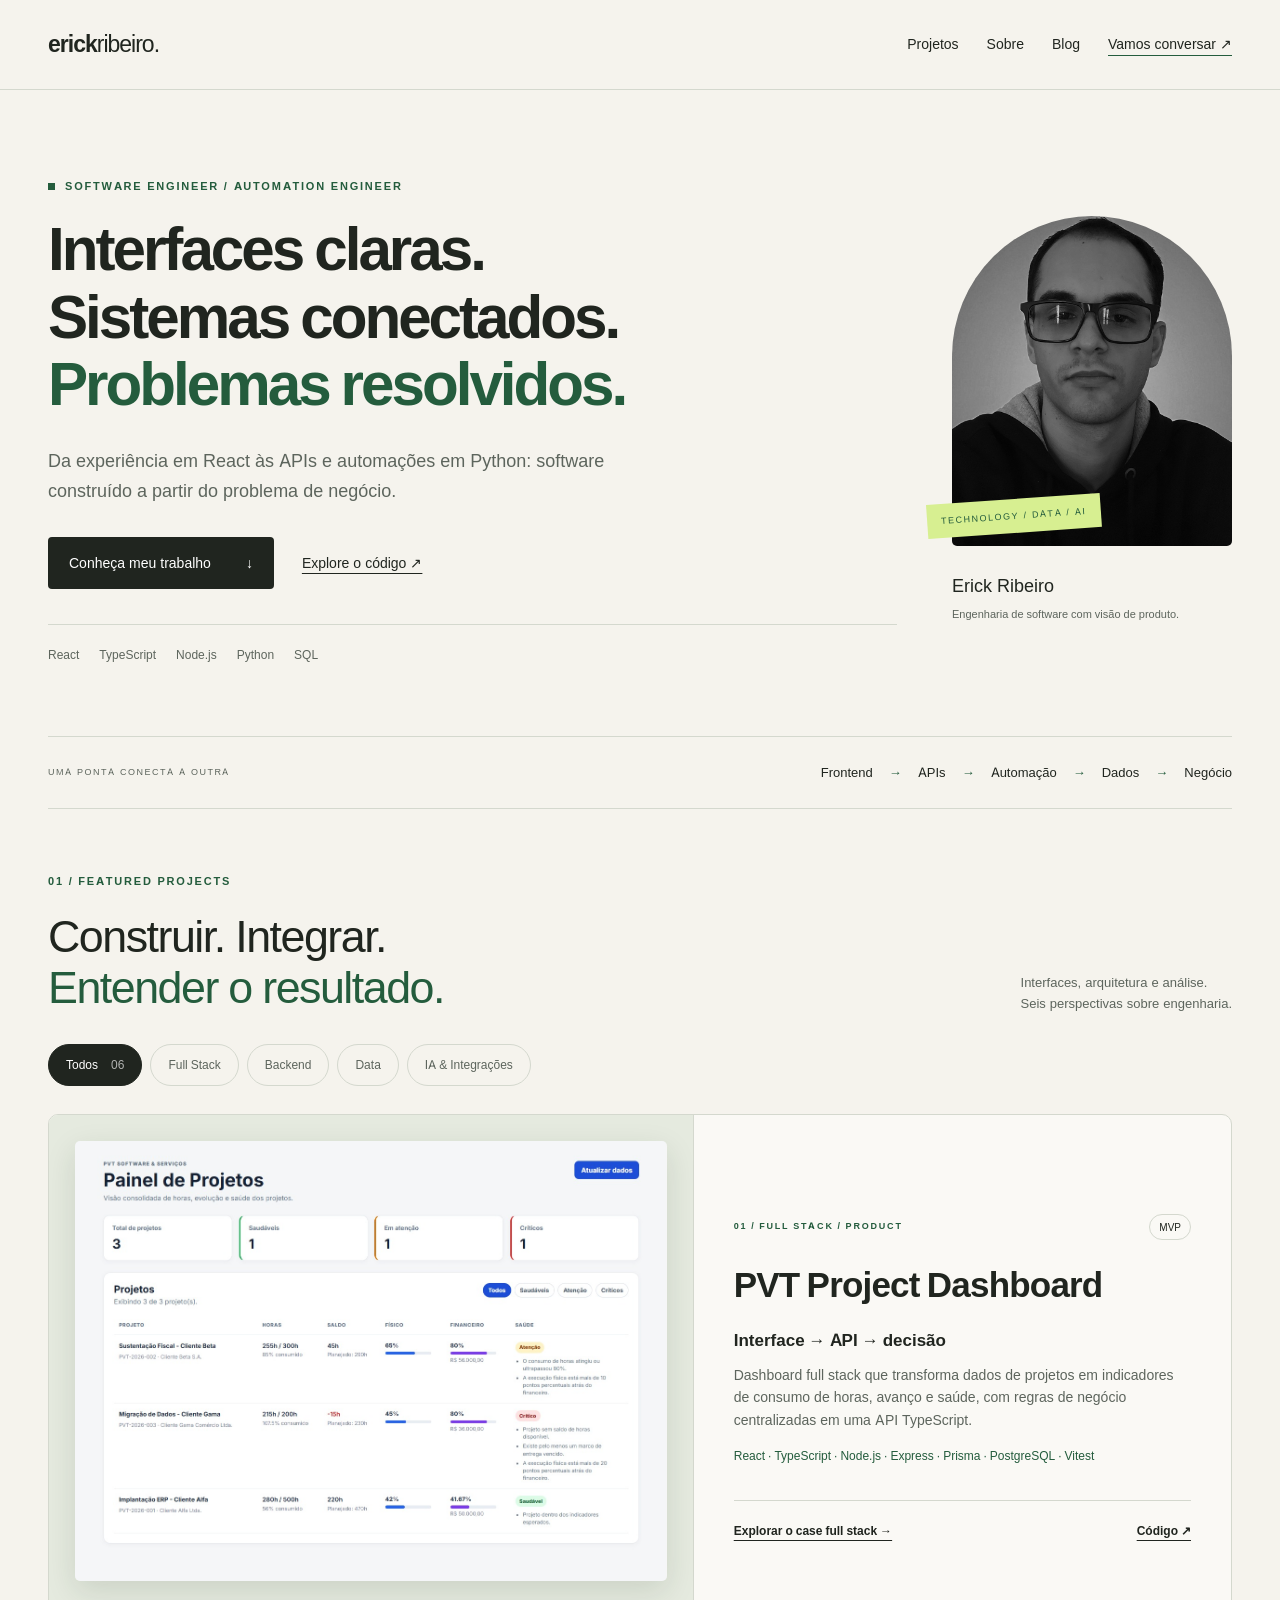
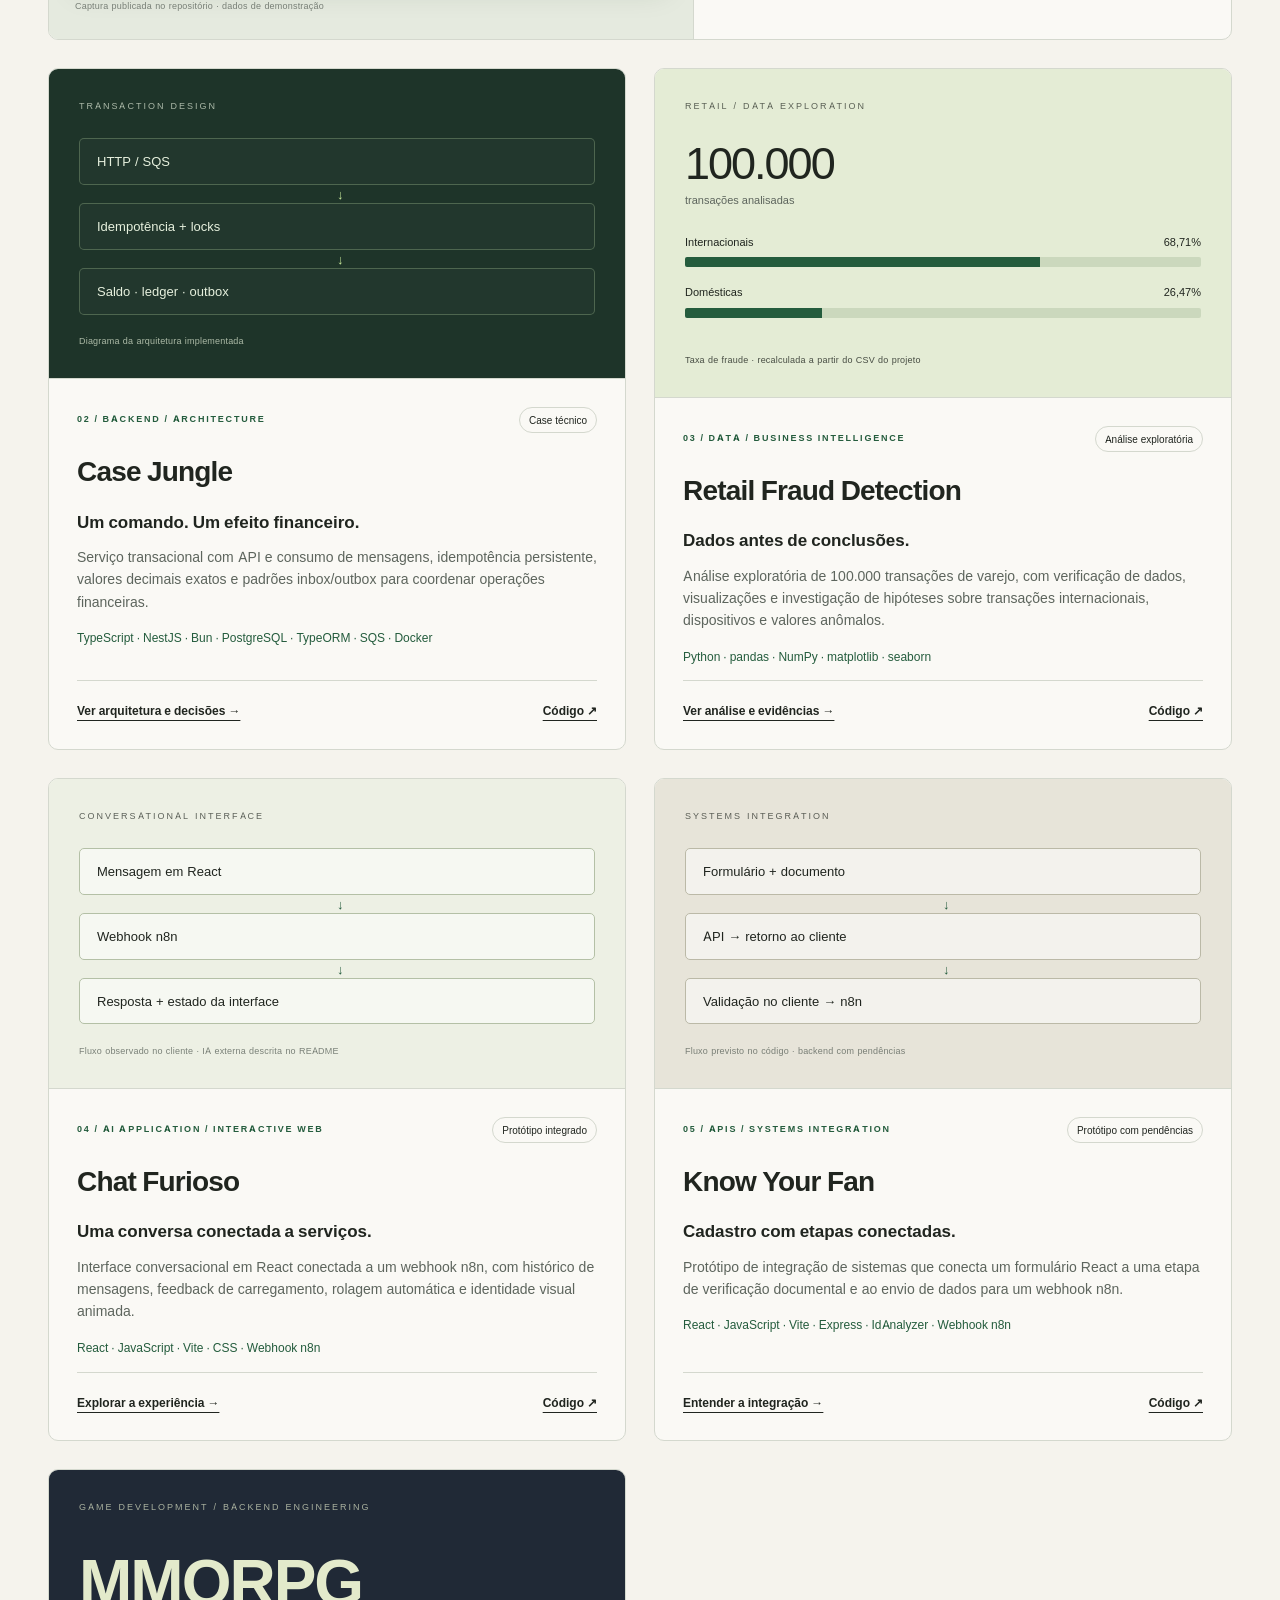
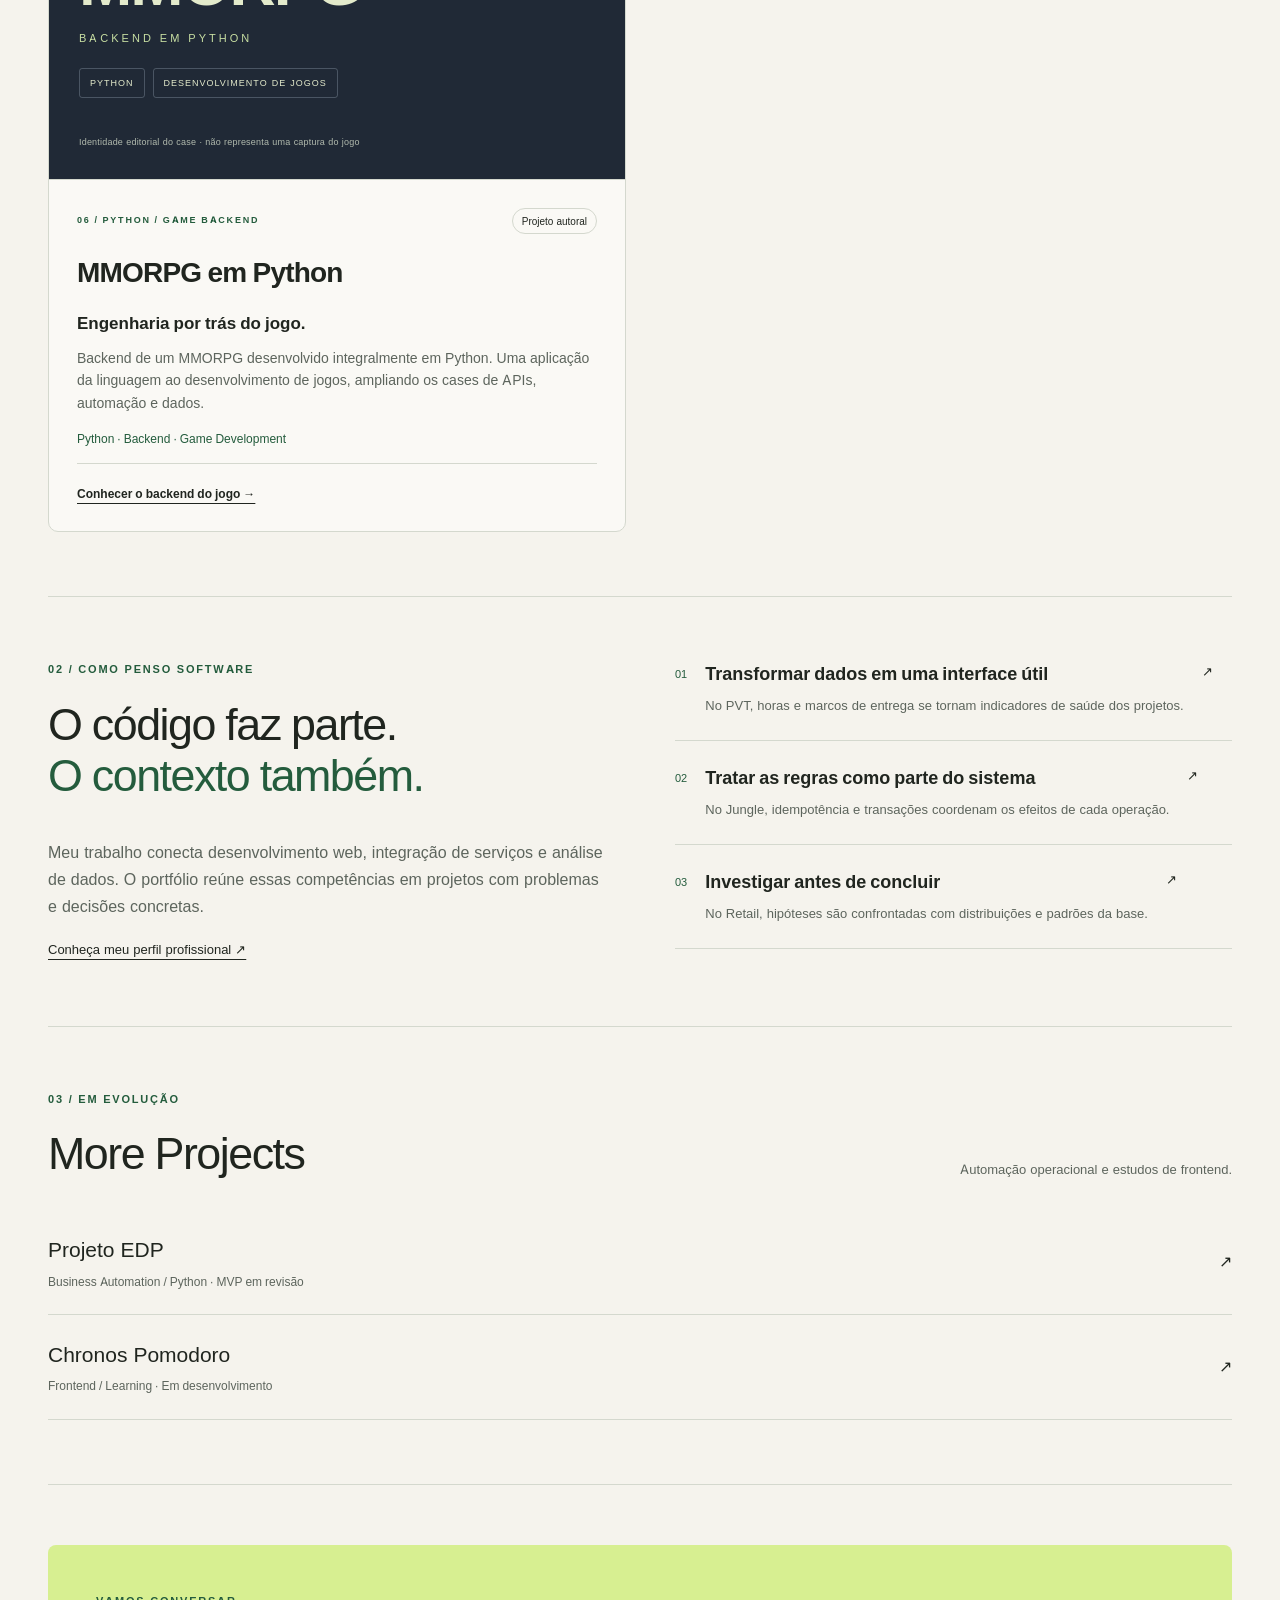
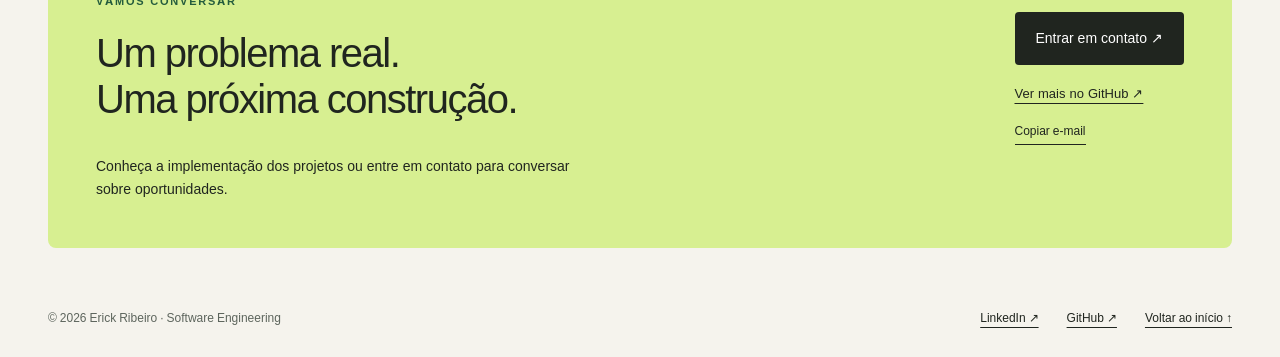
<file: index.html>
<!doctype html><html lang="pt-BR"><head><meta charset="utf-8"><meta name="viewport" content="width=device-width, initial-scale=1"><meta name="description" content="Erick Ribeiro: engenharia de software com React, TypeScript, APIs, automação e dados. Explore projetos, código e decisões técnicas."><meta name="theme-color" content="#f5f3ed"><meta property="og:title" content="Erick Ribeiro — Software Engineer"><meta property="og:description" content="Interfaces, integrações e dados. Conheça os projetos e as decisões por trás do código."><title>Erick Ribeiro — Software Engineer</title><link rel="icon" href="images/perfil-icon.png"><link rel="stylesheet" href="css/portfolio.css"><script src="js/portfolio.js" defer></script></head><body><a class="skip" href="#main">Pular para o conteúdo</a><header class="top"><a class="brand" href="index.html" aria-label="Erick Ribeiro, início">erick<span>ribeiro.</span></a><nav aria-label="Navegação principal"><a href="index.html#projects">Projetos</a><a href="index.html#about">Sobre</a><a href="blog.html">Blog</a><a class="nav-contact" href="mailto:erickribeirogon@gmail.com">Vamos conversar ↗</a></nav></header><main id="main"><section class="hero"><div class="hero-copy"><p class="eyebrow"><span class="tiny-square"></span>Software Engineer / Automation Engineer</p><h1>Interfaces claras.<br>Sistemas conectados.<br><em>Problemas resolvidos.</em></h1><p class="intro">Da experiência em React às APIs e automações em Python: software construído a partir do problema de negócio.</p><div class="hero-actions"><a class="button" href="#projects">Conheça meu trabalho <span>↓</span></a><a href="https://github.com/ErickRibGo">Explore o código ↗</a></div><div class="hero-stack" aria-label="Tecnologias demonstradas nos projetos"><span>React</span><span>TypeScript</span><span>Node.js</span><span>Python</span><span>SQL</span></div></div><aside class="hero-aside"><div class="portrait-frame"><img src="images/perfil_completo.jpg" alt="Erick Ribeiro" width="340" height="390"><span class="portrait-label">TECHNOLOGY / DATA / AI</span></div><p>Erick Ribeiro</p><span>Engenharia de software com visão de produto.</span></aside></section>
<div class="work-index"><span>UMA PONTA CONECTA A OUTRA</span><p>Frontend <b>→</b> APIs <b>→</b> Automação <b>→</b> Dados <b>→</b> Negócio</p></div>
<section id="projects"><div class="section-title"><div><p class="eyebrow">01 / Featured Projects</p><h2>Construir. Integrar.<br><em>Entender o resultado.</em></h2></div><p>Interfaces, arquitetura e análise.<br>Seis perspectivas sobre engenharia.</p></div><div class="project-filters" hidden role="group" aria-label="Filtrar projetos"><button type="button" data-filter="all" aria-pressed="true">Todos <span>06</span></button><button type="button" data-filter="pvt">Full Stack</button><button type="button" data-filter="jungle,mmorpg">Backend</button><button type="button" data-filter="retail">Data</button><button type="button" data-filter="chat,fan">IA & Integrações</button></div><p id="filter-status" class="sr-only" aria-live="polite"></p><div class="projects"><article class="project project-pvt" data-category="pvt"><figure class="project-visual screenshot"><img src="images/pvt-dashboard.png" alt="Captura do PVT Dashboard: resumo de três projetos, tabela de horas e indicadores de saúde" width="1273" height="948" loading="lazy"><figcaption>Captura publicada no repositório · dados de demonstração</figcaption></figure><div class="project-body"><div class="card-top"><span class="eyebrow">01 / Full Stack / Product</span><span class="status">MVP</span></div><h3>PVT Project Dashboard</h3><p class="project-statement">Interface → API → decisão</p><p>Dashboard full stack que transforma dados de projetos em indicadores de consumo de horas, avanço e saúde, com regras de negócio centralizadas em uma API TypeScript.</p><p class="stack">React · TypeScript · Node.js · Express · Prisma · PostgreSQL · Vitest</p><div class="card-links"><a href="cases.html#pvt">Explorar o case full stack →</a><a href="https://github.com/ErickRibGo/pvt-project-dashboard" aria-label="Código de PVT Project Dashboard no GitHub">Código ↗</a></div></div></article><article class="project project-jungle" data-category="jungle"><figure class="project-visual flow-visual jungle"><div class="visual-kicker">TRANSACTION DESIGN</div><ol><li>HTTP / SQS</li><li>Idempotência + locks</li><li>Saldo · ledger · outbox</li></ol><figcaption>Diagrama da arquitetura implementada</figcaption></figure><div class="project-body"><div class="card-top"><span class="eyebrow">02 / Backend / Architecture</span><span class="status">Case técnico</span></div><h3>Case Jungle</h3><p class="project-statement">Um comando. Um efeito financeiro.</p><p>Serviço transacional com API e consumo de mensagens, idempotência persistente, valores decimais exatos e padrões inbox/outbox para coordenar operações financeiras.</p><p class="stack">TypeScript · NestJS · Bun · PostgreSQL · TypeORM · SQS · Docker</p><div class="card-links"><a href="cases.html#jungle">Ver arquitetura e decisões →</a><a href="https://github.com/ErickRibGo/case_jungle" aria-label="Código de Case Jungle no GitHub">Código ↗</a></div></div></article><article class="project project-retail" data-category="retail"><figure class="project-visual data-visual"><div class="visual-kicker">RETAIL / DATA EXPLORATION</div><div class="data-number">100.000<span>transações analisadas</span></div><div class="chart-row"><span>Internacionais</span><b>68,71%</b><i style="--value:68.71%"></i></div><div class="chart-row"><span>Domésticas</span><b>26,47%</b><i style="--value:26.47%"></i></div><figcaption>Taxa de fraude · recalculada a partir do CSV do projeto</figcaption></figure><div class="project-body"><div class="card-top"><span class="eyebrow">03 / Data / Business Intelligence</span><span class="status">Análise exploratória</span></div><h3>Retail Fraud Detection</h3><p class="project-statement">Dados antes de conclusões.</p><p>Análise exploratória de 100.000 transações de varejo, com verificação de dados, visualizações e investigação de hipóteses sobre transações internacionais, dispositivos e valores anômalos.</p><p class="stack">Python · pandas · NumPy · matplotlib · seaborn</p><div class="card-links"><a href="cases.html#retail">Ver análise e evidências →</a><a href="https://github.com/ErickRibGo/retail-fraud-detection" aria-label="Código de Retail Fraud Detection no GitHub">Código ↗</a></div></div></article><article class="project project-chat" data-category="chat"><figure class="project-visual flow-visual chat"><div class="visual-kicker">CONVERSATIONAL INTERFACE</div><ol><li>Mensagem em React</li><li>Webhook n8n</li><li>Resposta + estado da interface</li></ol><figcaption>Fluxo observado no cliente · IA externa descrita no README</figcaption></figure><div class="project-body"><div class="card-top"><span class="eyebrow">04 / AI Application / Interactive Web</span><span class="status">Protótipo integrado</span></div><h3>Chat Furioso</h3><p class="project-statement">Uma conversa conectada a serviços.</p><p>Interface conversacional em React conectada a um webhook n8n, com histórico de mensagens, feedback de carregamento, rolagem automática e identidade visual animada.</p><p class="stack">React · JavaScript · Vite · CSS · Webhook n8n</p><div class="card-links"><a href="cases.html#chat">Explorar a experiência →</a><a href="https://github.com/ErickRibGo/ChatBot-Furia" aria-label="Código de Chat Furioso no GitHub">Código ↗</a></div></div></article><article class="project project-fan" data-category="fan"><figure class="project-visual flow-visual fan"><div class="visual-kicker">SYSTEMS INTEGRATION</div><ol><li>Formulário + documento</li><li>API → retorno ao cliente</li><li>Validação no cliente → n8n</li></ol><figcaption>Fluxo previsto no código · backend com pendências</figcaption></figure><div class="project-body"><div class="card-top"><span class="eyebrow">05 / APIs / Systems Integration</span><span class="status">Protótipo com pendências</span></div><h3>Know Your Fan</h3><p class="project-statement">Cadastro com etapas conectadas.</p><p>Protótipo de integração de sistemas que conecta um formulário React a uma etapa de verificação documental e ao envio de dados para um webhook n8n.</p><p class="stack">React · JavaScript · Vite · Express · IdAnalyzer · Webhook n8n</p><div class="card-links"><a href="cases.html#fan">Entender a integração →</a><a href="https://github.com/ErickRibGo/know-your-fan" aria-label="Código de Know Your Fan no GitHub">Código ↗</a></div></div></article><article class="project project-mmorpg" data-category="mmorpg"><figure class="project-visual mmorpg-visual"><div class="visual-kicker">GAME DEVELOPMENT / BACKEND ENGINEERING</div><div class="game-wordmark">MMORPG<span>BACKEND EM PYTHON</span></div><div class="game-language"><span>PYTHON</span><span>DESENVOLVIMENTO DE JOGOS</span></div><figcaption>Identidade editorial do case · não representa uma captura do jogo</figcaption></figure><div class="project-body"><div class="card-top"><span class="eyebrow">06 / Python / Game Backend</span><span class="status">Projeto autoral</span></div><h3>MMORPG em Python</h3><p class="project-statement">Engenharia por trás do jogo.</p><p>Backend de um MMORPG desenvolvido integralmente em Python. Uma aplicação da linguagem ao desenvolvimento de jogos, ampliando os cases de APIs, automação e dados.</p><p class="stack">Python · Backend · Game Development</p><div class="card-links"><a href="cases.html#mmorpg">Conhecer o backend do jogo →</a></div></div></article></div></section>
<section id="about" class="about"><div><p class="eyebrow">02 / Como penso software</p><h2>O código faz parte.<br><em>O contexto também.</em></h2><p class="intro">Meu trabalho conecta desenvolvimento web, integração de serviços e análise de dados. O portfólio reúne essas competências em projetos com problemas e decisões concretas.</p><a href="https://www.linkedin.com/in/erick-ribeiro-515992228/">Conheça meu perfil profissional ↗</a></div><div class="principles"><a href="cases.html#pvt"><span>01</span><div><h3>Transformar dados em uma interface útil</h3><p>No PVT, horas e marcos de entrega se tornam indicadores de saúde dos projetos.</p></div><b>↗</b></a><a href="cases.html#jungle"><span>02</span><div><h3>Tratar as regras como parte do sistema</h3><p>No Jungle, idempotência e transações coordenam os efeitos de cada operação.</p></div><b>↗</b></a><a href="cases.html#retail"><span>03</span><div><h3>Investigar antes de concluir</h3><p>No Retail, hipóteses são confrontadas com distribuições e padrões da base.</p></div><b>↗</b></a></div></section>
<section id="more" class="more"><div class="section-title"><div><p class="eyebrow">03 / Em evolução</p><h2>More Projects</h2></div><p>Automação operacional e estudos de frontend.</p></div><a class="more-row" href="cases.html#edp"><span><strong>Projeto EDP</strong><small>Business Automation / Python · MVP em revisão</small></span><span aria-hidden="true">↗</span></a><a class="more-row" href="cases.html#chronos"><span><strong>Chronos Pomodoro</strong><small>Frontend / Learning · Em desenvolvimento</small></span><span aria-hidden="true">↗</span></a></section><section class="contact-panel"><div><p class="eyebrow">Vamos conversar</p><h2>Um problema real.<br>Uma próxima construção.</h2><p>Conheça a implementação dos projetos ou entre em contato para conversar sobre oportunidades.</p></div><div class="contact-actions"><a class="button" href="mailto:erickribeirogon@gmail.com">Entrar em contato ↗</a><a href="https://github.com/ErickRibGo">Ver mais no GitHub ↗</a><button type="button" class="copy-email" hidden>Copiar e-mail</button><span class="copy-status" role="status"></span></div></section></main><footer><span>© 2026 Erick Ribeiro · Software Engineering</span><a href="https://www.linkedin.com/in/erick-ribeiro-515992228/">LinkedIn ↗</a><a href="https://github.com/ErickRibGo">GitHub ↗</a><a href="#main">Voltar ao início ↑</a></footer></body></html>
</file>
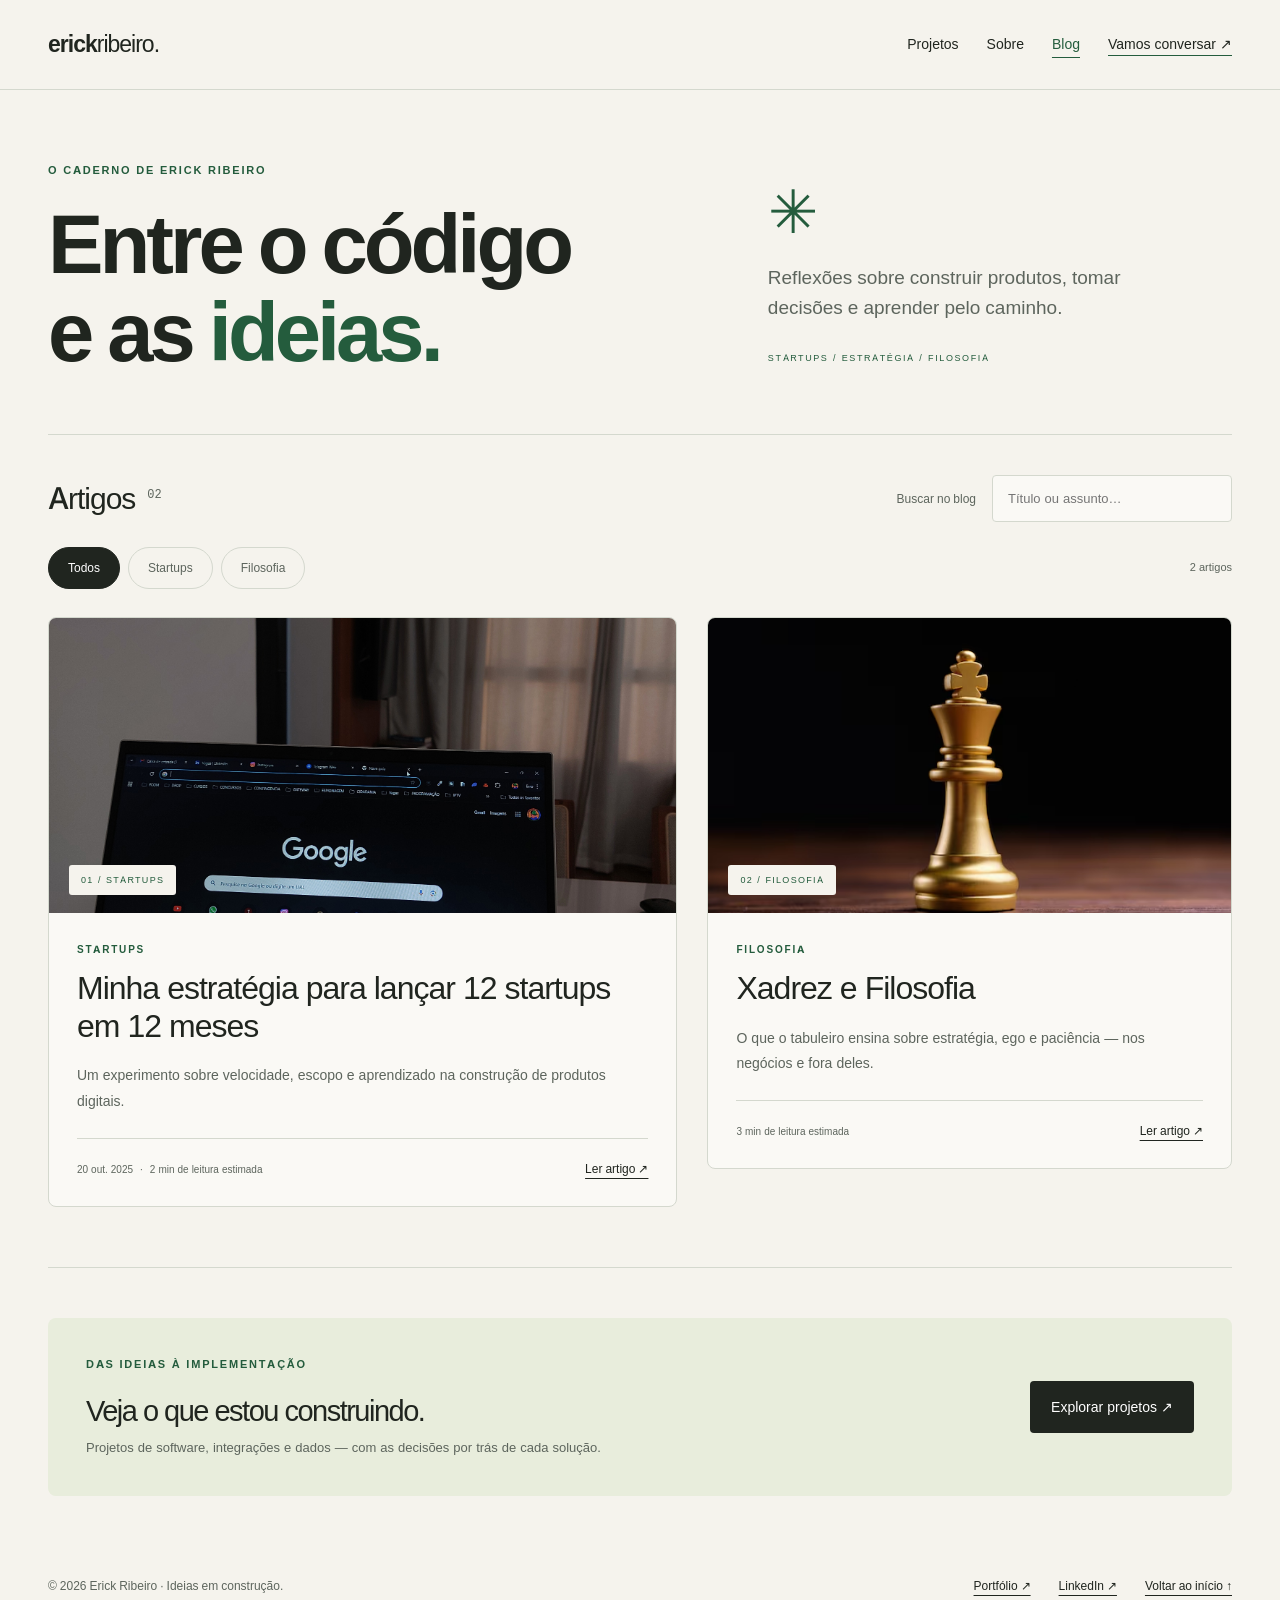
<file: blog.html>
<!doctype html><html lang="pt-BR"><head>
<meta charset="utf-8"><meta name="viewport" content="width=device-width, initial-scale=1">
<title>Blog — Erick Ribeiro</title><meta name="description" content="Reflexões de Erick Ribeiro sobre construção de produtos, startups, estratégia e filosofia.">
<meta name="theme-color" content="#f5f3ed"><meta property="og:title" content="Blog — Erick Ribeiro"><meta property="og:description" content="Reflexões de Erick Ribeiro sobre construção de produtos, startups, estratégia e filosofia.">
<link rel="icon" href="images/perfil-icon.png"><link rel="stylesheet" href="css/portfolio.css"><link rel="stylesheet" href="css/blog.css"><script src="js/blog.js" defer></script>
</head><body class="editorial"><a class="skip" href="#main">Pular para o conteúdo</a>
<header class="top"><a class="brand" href="index.html" aria-label="Erick Ribeiro, início">erick<span>ribeiro.</span></a><nav aria-label="Navegação principal"><a href="index.html#projects">Projetos</a><a href="index.html#about">Sobre</a><a href="blog.html" aria-current="page">Blog</a><a class="nav-contact" href="mailto:erickribeirogon@gmail.com">Vamos conversar ↗</a></nav></header>
<main id="main"><section class="journal-hero"><div><p class="eyebrow">O caderno de Erick Ribeiro</p><h1>Entre o código<br>e as <em>ideias.</em></h1></div><div class="journal-intro"><span class="journal-symbol" aria-hidden="true">✳</span><p>Reflexões sobre construir produtos, tomar decisões e aprender pelo caminho.</p><span>STARTUPS / ESTRATÉGIA / FILOSOFIA</span></div></section>
<section class="journal-library" aria-labelledby="articles-heading"><div class="library-top"><h2 id="articles-heading">Artigos<span class="article-count">02</span></h2><div class="journal-search" hidden><label for="article-search">Buscar no blog</label><input id="article-search" type="search" placeholder="Título ou assunto…" autocomplete="off"></div></div><div class="journal-toolbar" hidden><div class="journal-filters" role="group" aria-label="Filtrar artigos por assunto"><button type="button" data-topic="todos" aria-pressed="true">Todos</button><button type="button" data-topic="startups" aria-pressed="false">Startups</button><button type="button" data-topic="filosofia" aria-pressed="false">Filosofia</button></div><p class="results-count" role="status" aria-live="polite">2 artigos</p></div><div class="journal-grid"><article class="journal-card" data-category="startups" data-search="Minha estratégia para lançar 12 startups em 12 meses Um experimento sobre velocidade, escopo e aprendizado na construção de produtos digitais. Startups"><a class="journal-cover" href="post-startups.html" tabindex="-1" aria-hidden="true"><img src="images/startup.jpg" alt="" width="900" height="600"><span class="cover-index">01 / STARTUPS</span></a><div class="journal-card-body"><p class="eyebrow">Startups</p><h2><a href="post-startups.html">Minha estratégia para lançar 12 startups em 12 meses</a></h2><p class="journal-excerpt">Um experimento sobre velocidade, escopo e aprendizado na construção de produtos digitais.</p><div class="journal-bottom"><div class="reading-meta"><time datetime="2025-10-20">20 out. 2025</time><span aria-hidden="true">·</span><span>2 min de leitura estimada</span></div><a class="read-link" href="post-startups.html" aria-label="Ler Minha estratégia para lançar 12 startups em 12 meses">Ler artigo ↗</a></div></div></article><article class="journal-card" data-category="filosofia" data-search="Xadrez e Filosofia O que o tabuleiro ensina sobre estratégia, ego e paciência — nos negócios e fora deles. Filosofia"><a class="journal-cover" href="post-xadrez.html" tabindex="-1" aria-hidden="true"><img src="images/xadrez.jpg" alt="" width="900" height="600"><span class="cover-index">02 / FILOSOFIA</span></a><div class="journal-card-body"><p class="eyebrow">Filosofia</p><h2><a href="post-xadrez.html">Xadrez e Filosofia</a></h2><p class="journal-excerpt">O que o tabuleiro ensina sobre estratégia, ego e paciência — nos negócios e fora deles.</p><div class="journal-bottom"><div class="reading-meta"><span>3 min de leitura estimada</span></div><a class="read-link" href="post-xadrez.html" aria-label="Ler Xadrez e Filosofia">Ler artigo ↗</a></div></div></article></div><div class="journal-empty" hidden><span aria-hidden="true">↳</span><h3>Nenhum artigo por aqui.</h3><p>Tente outro termo ou explore todos os assuntos.</p><button type="button" id="clear-search">Limpar busca e filtros</button></div></section>
<aside class="journal-end"><div><p class="eyebrow">Das ideias à implementação</p><h2>Veja o que estou construindo.</h2><p>Projetos de software, integrações e dados — com as decisões por trás de cada solução.</p></div><a class="button" href="index.html#projects">Explorar projetos ↗</a></aside></main><footer><span>© 2026 Erick Ribeiro · Ideias em construção.</span><a href="index.html">Portfólio ↗</a><a href="https://www.linkedin.com/in/erick-ribeiro-515992228/">LinkedIn ↗</a><a href="#main">Voltar ao início ↑</a></footer></body></html>
</file>
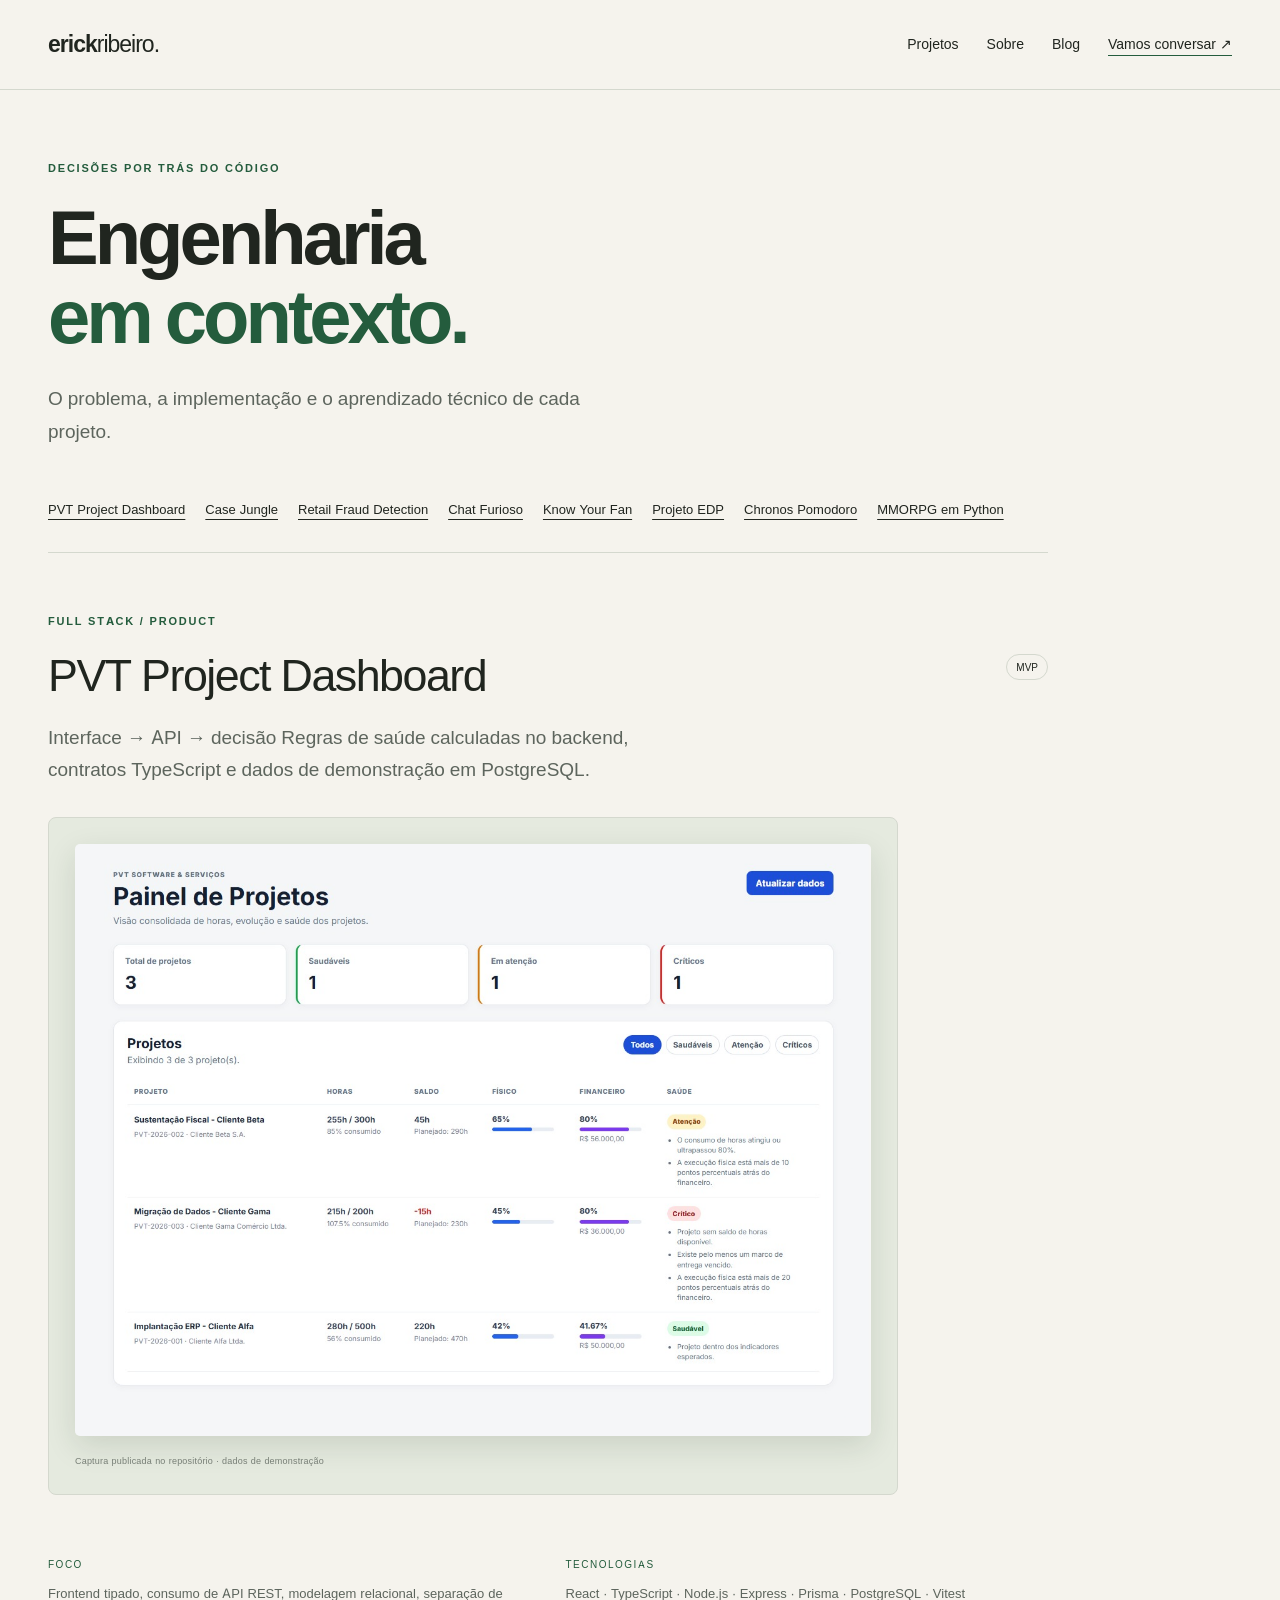
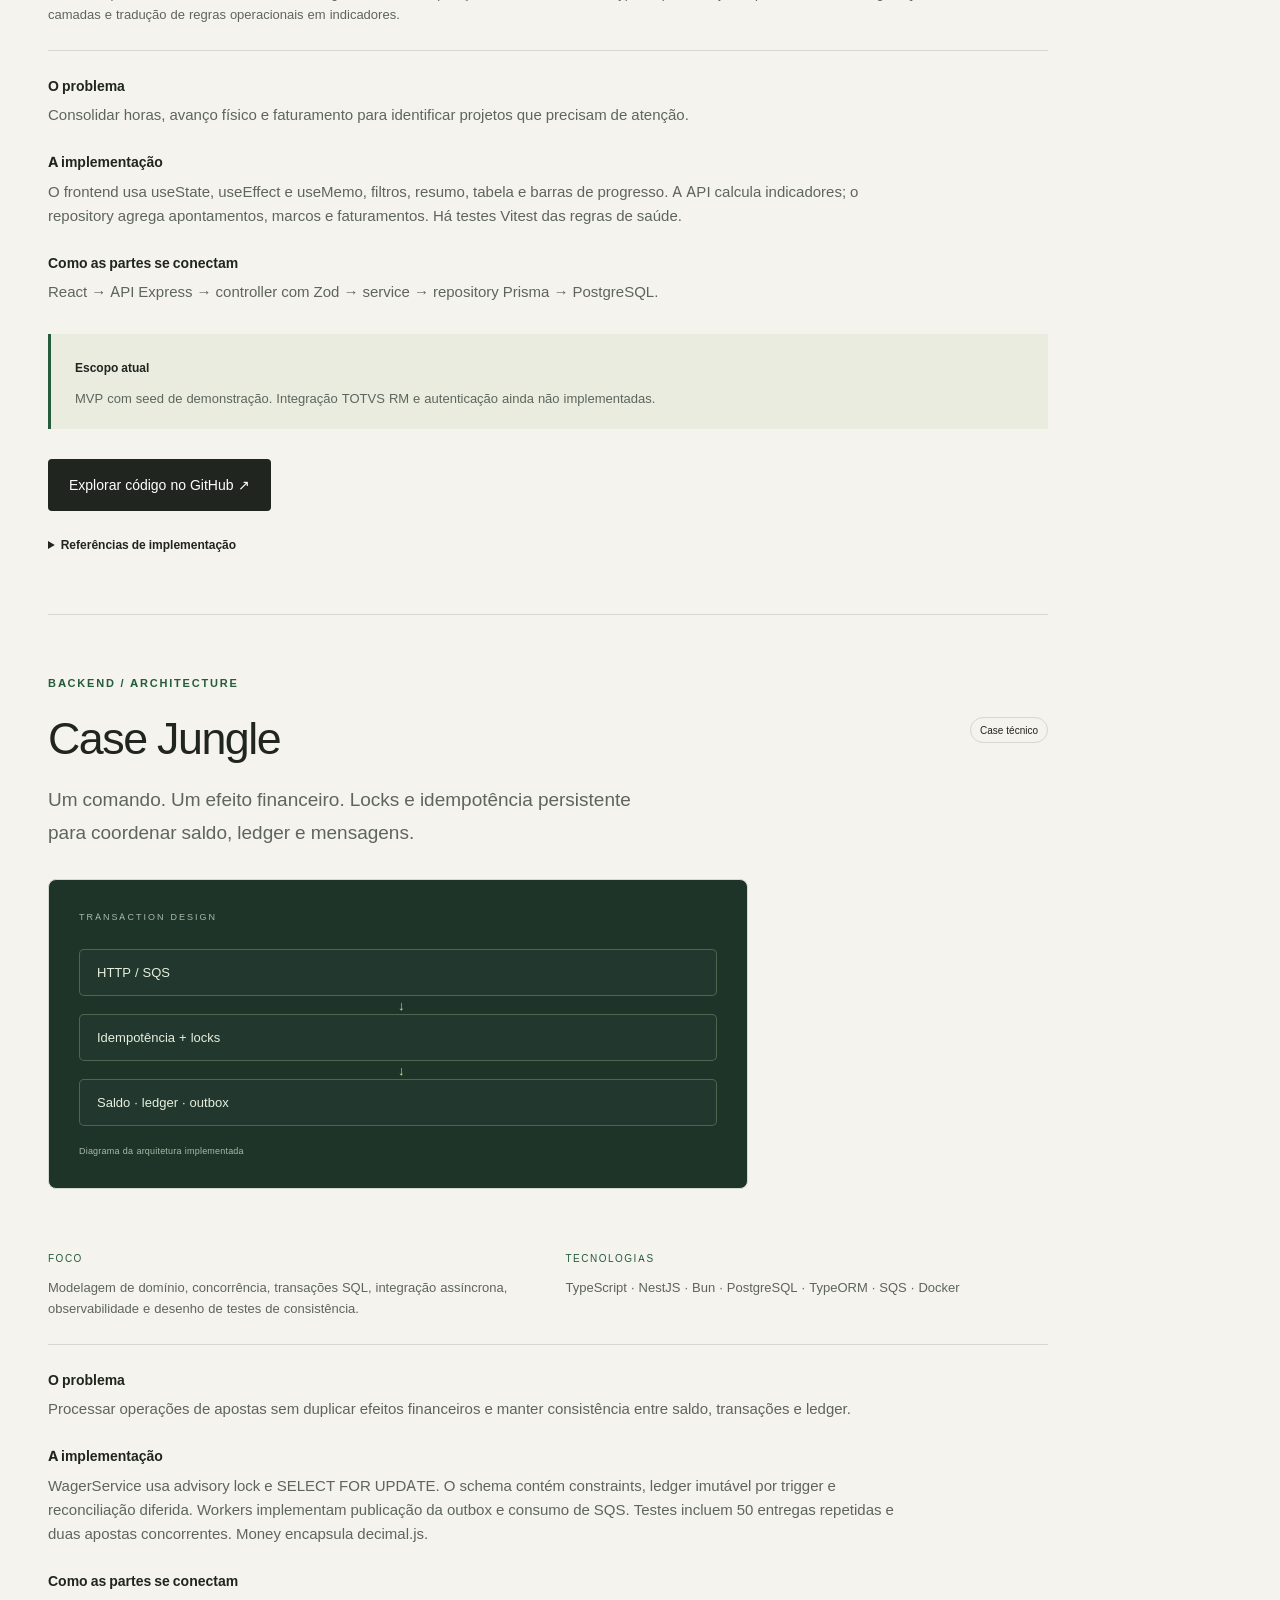
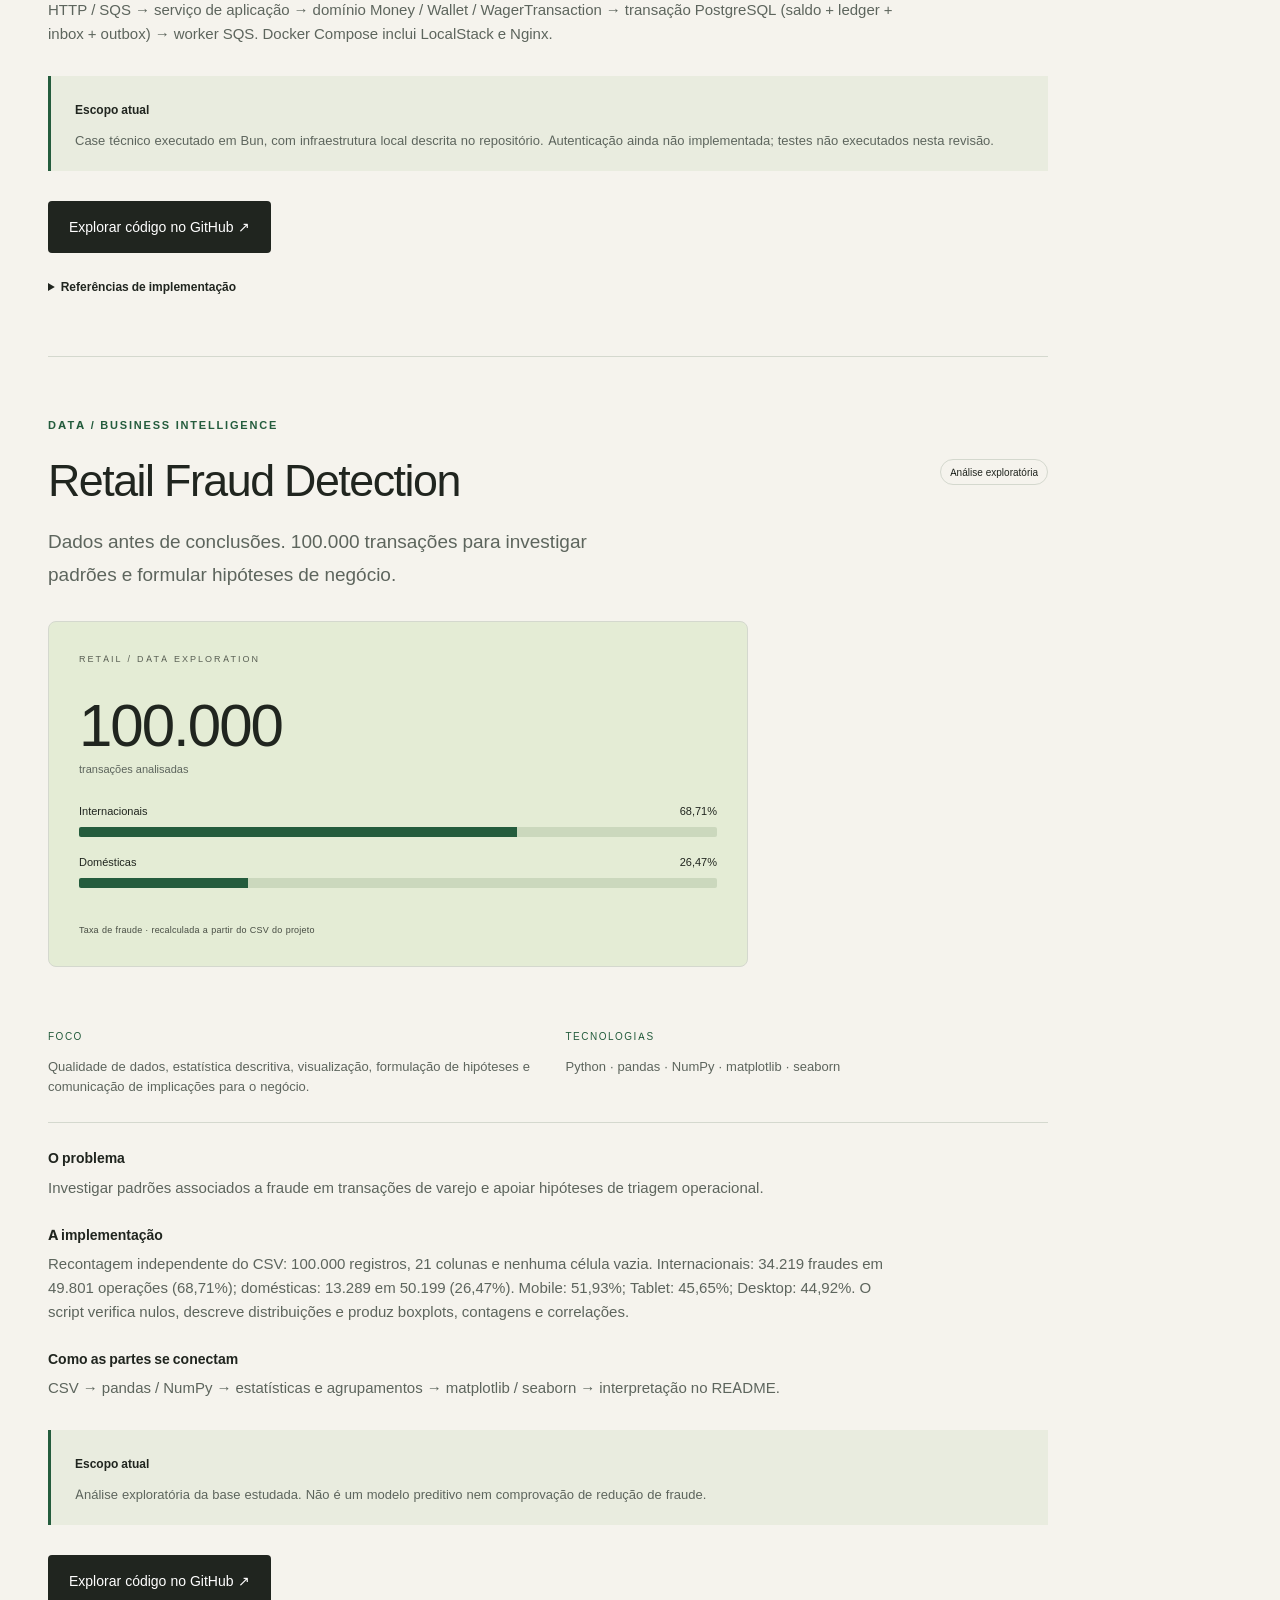
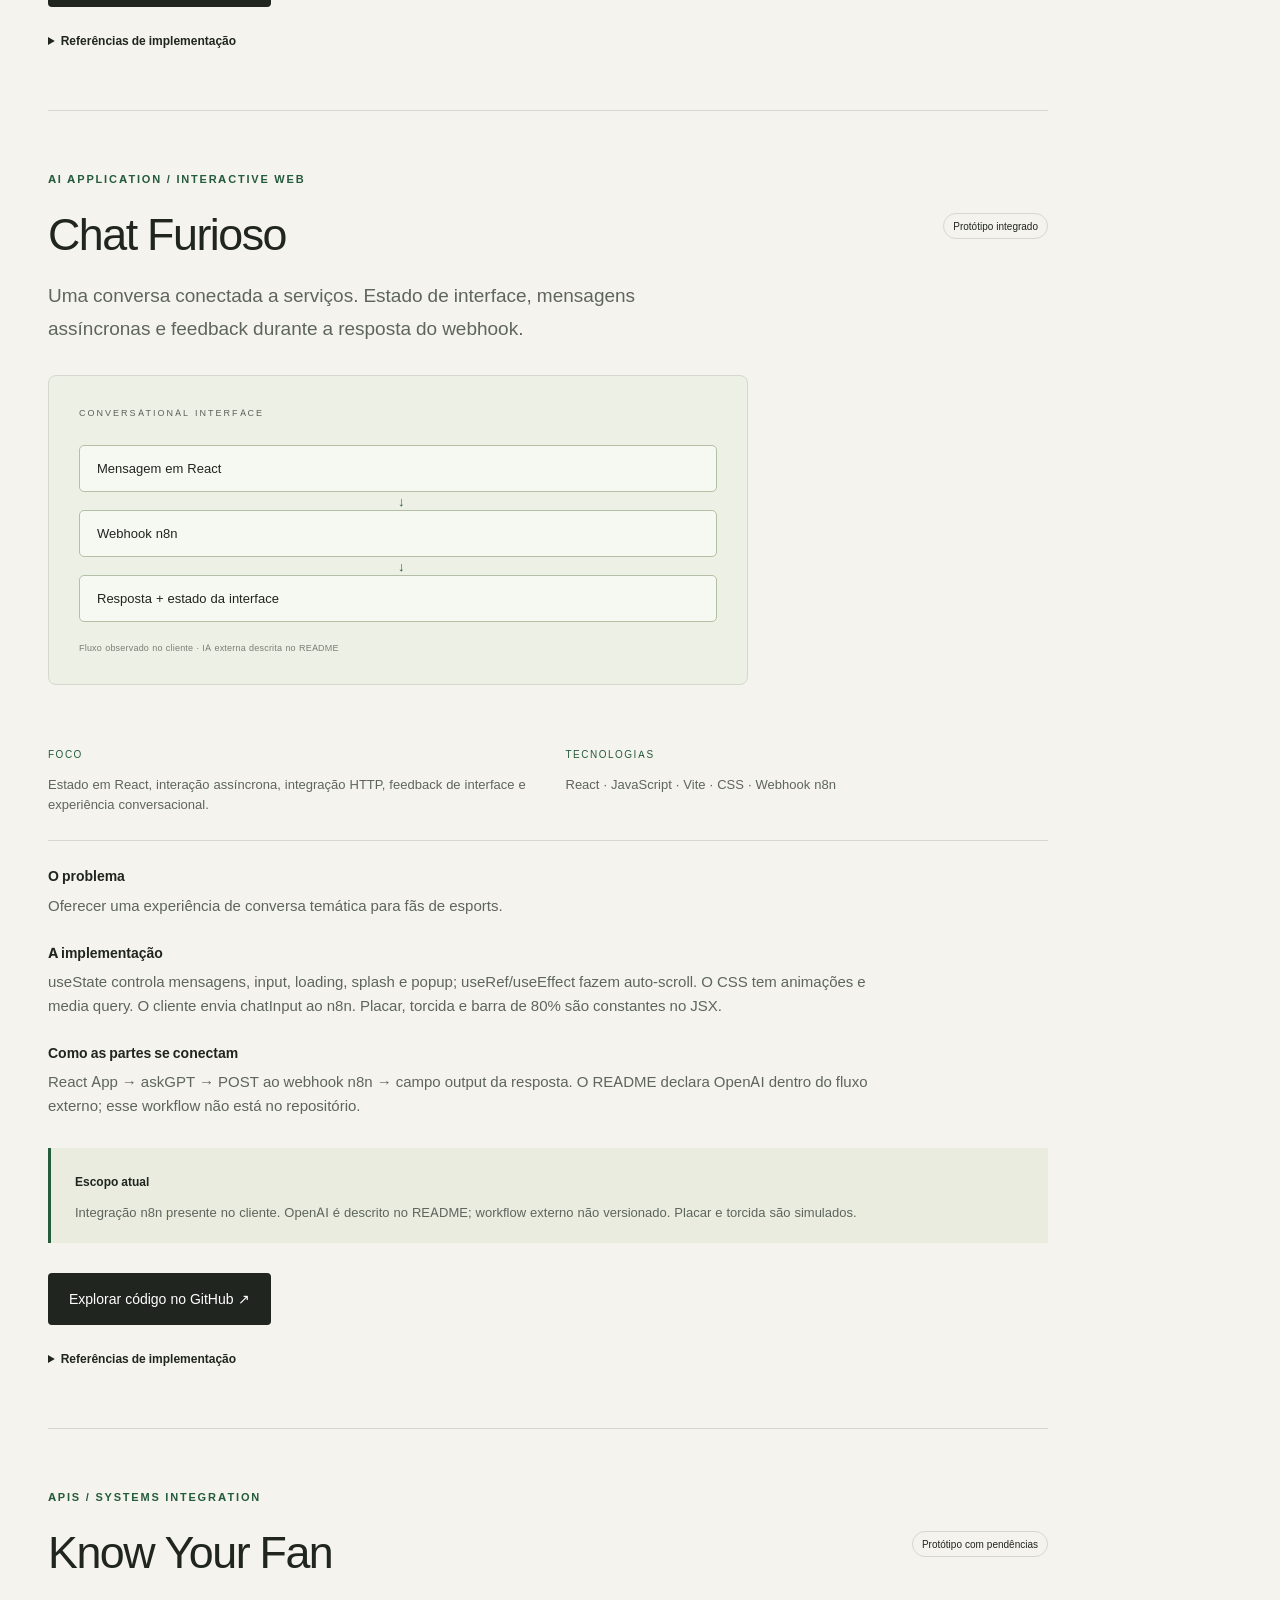
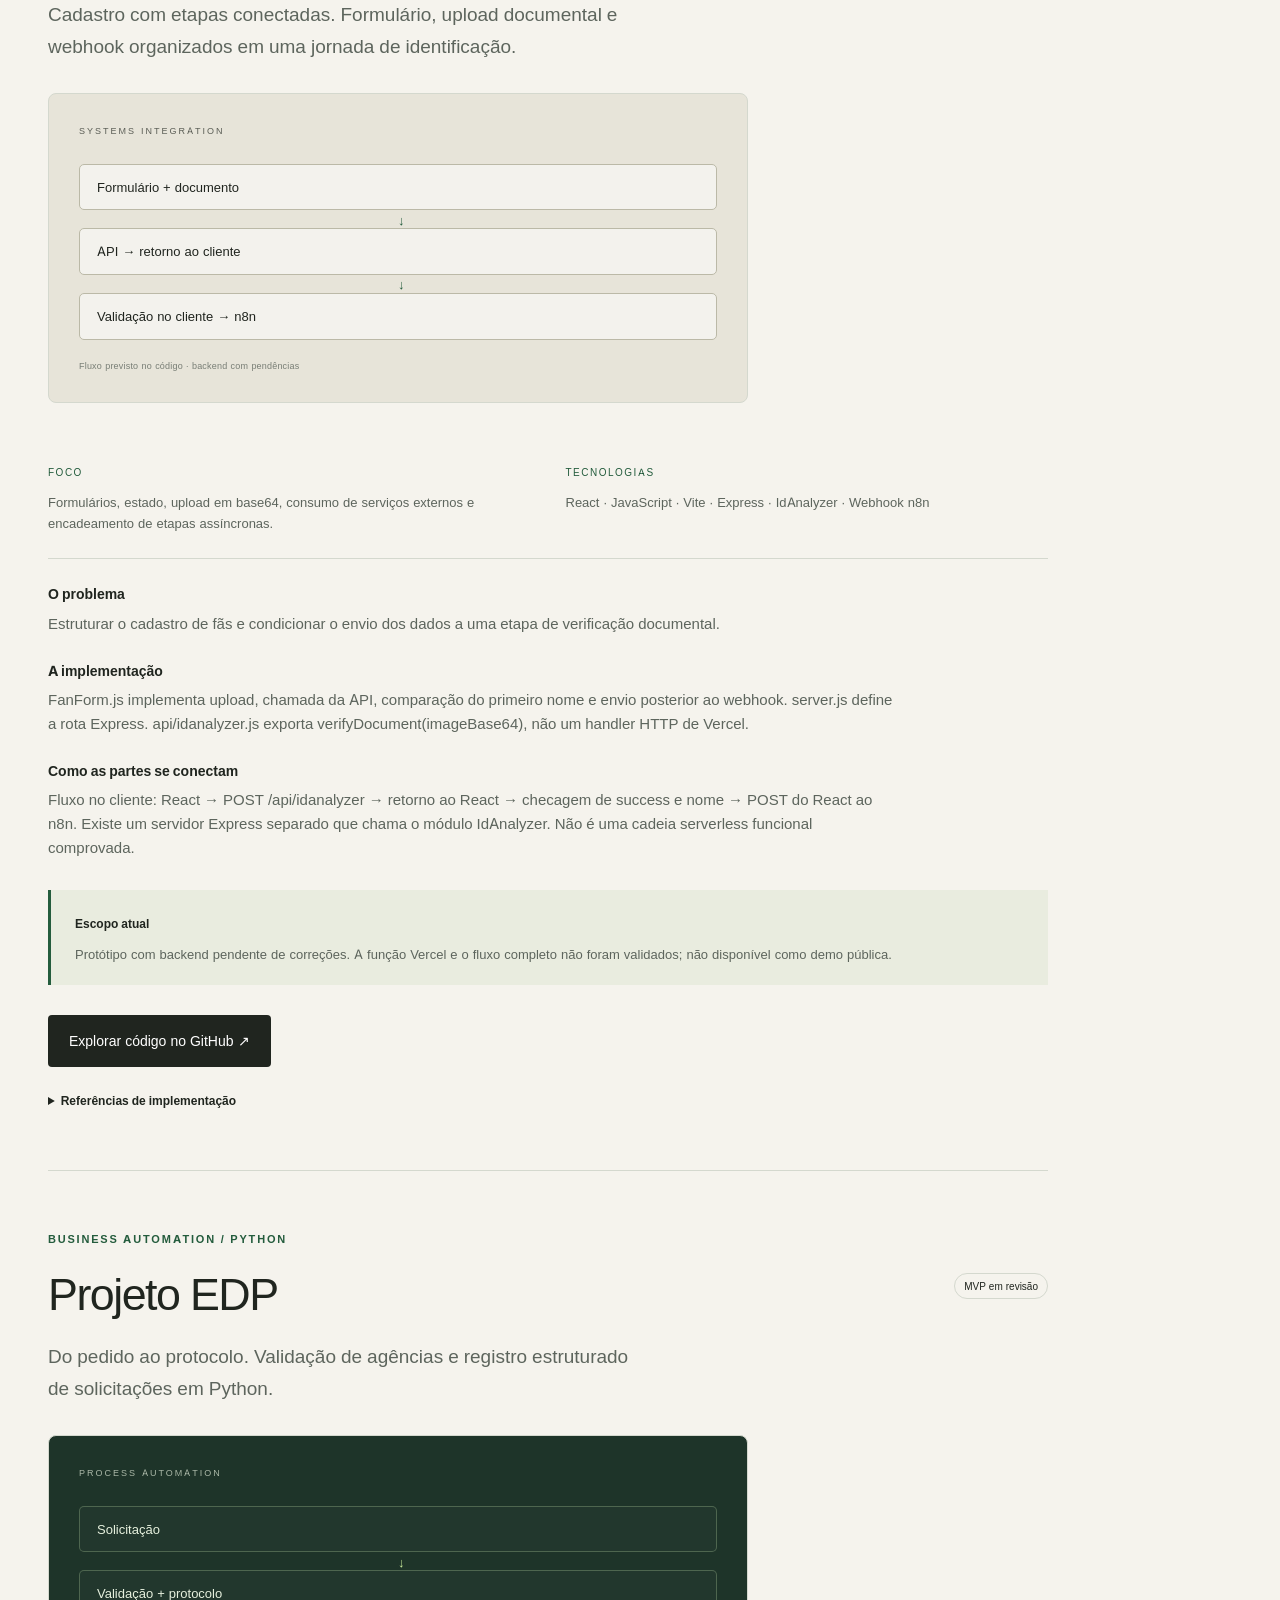
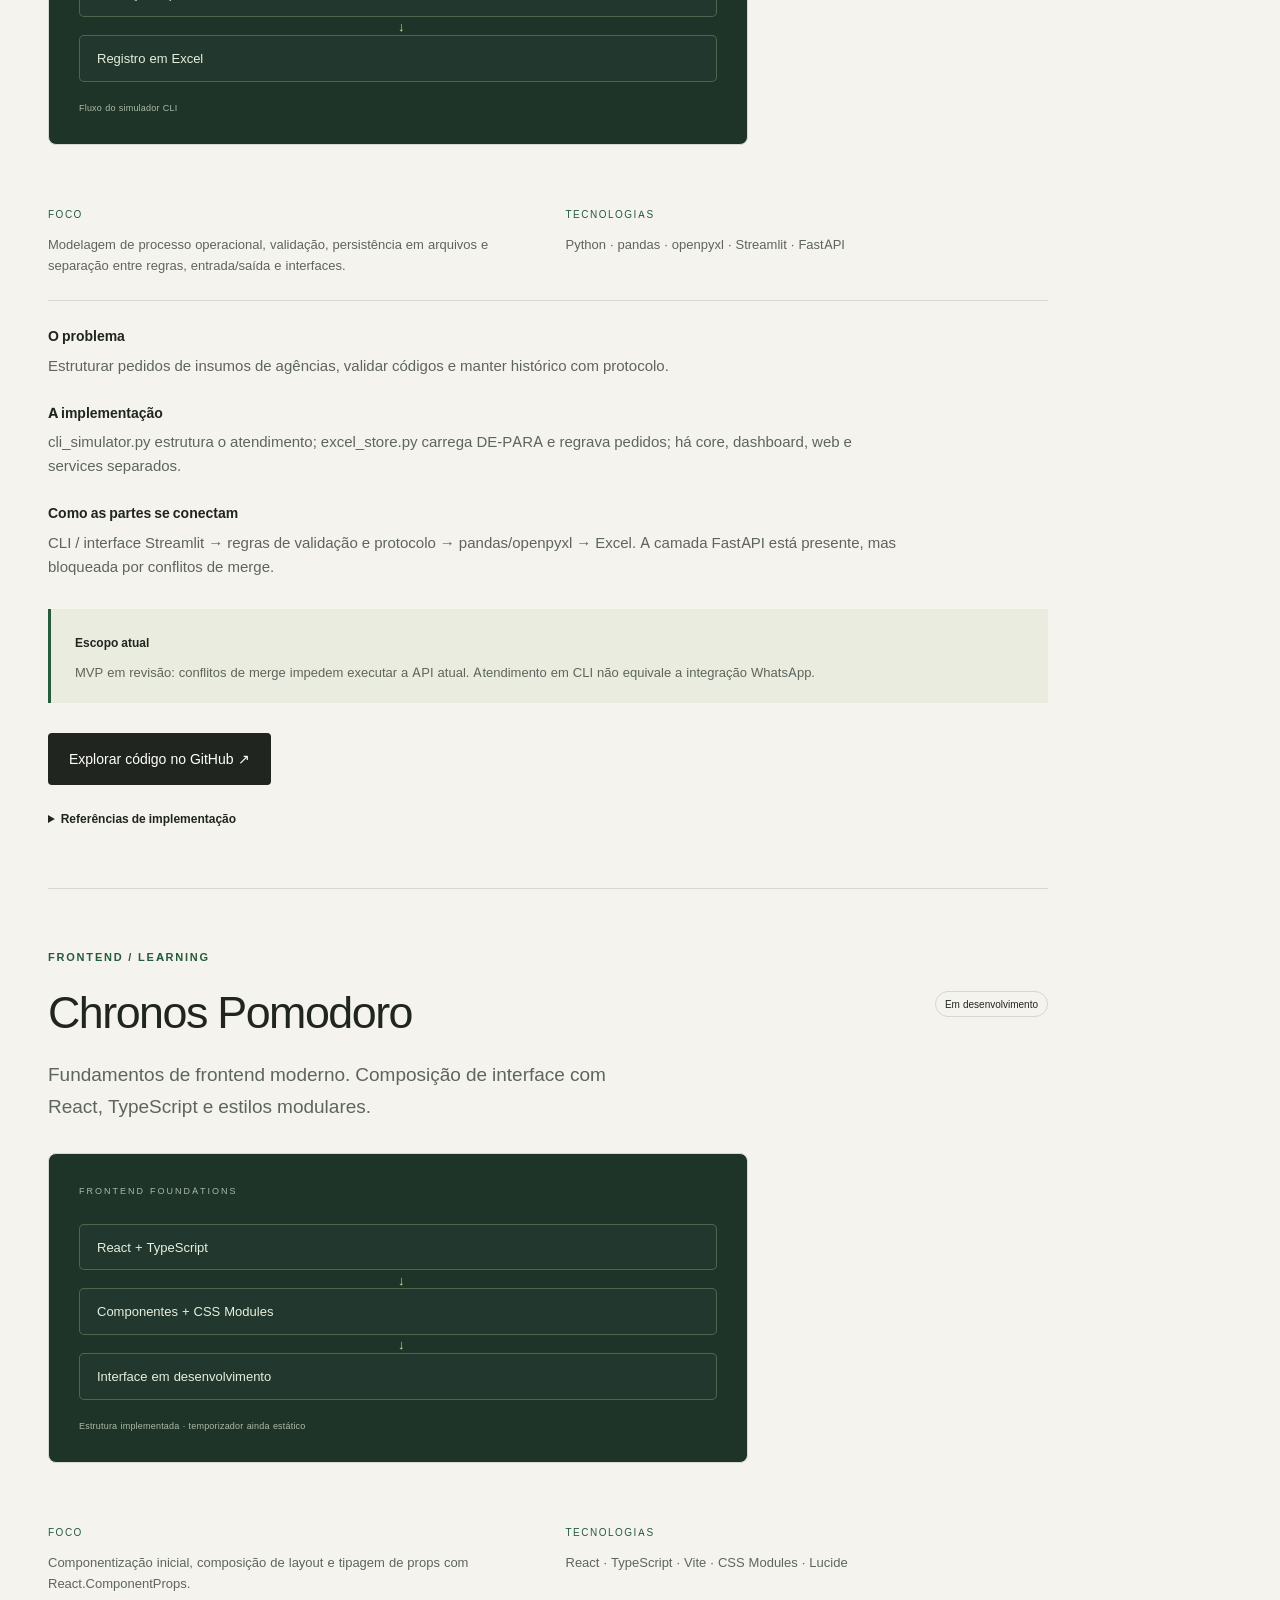
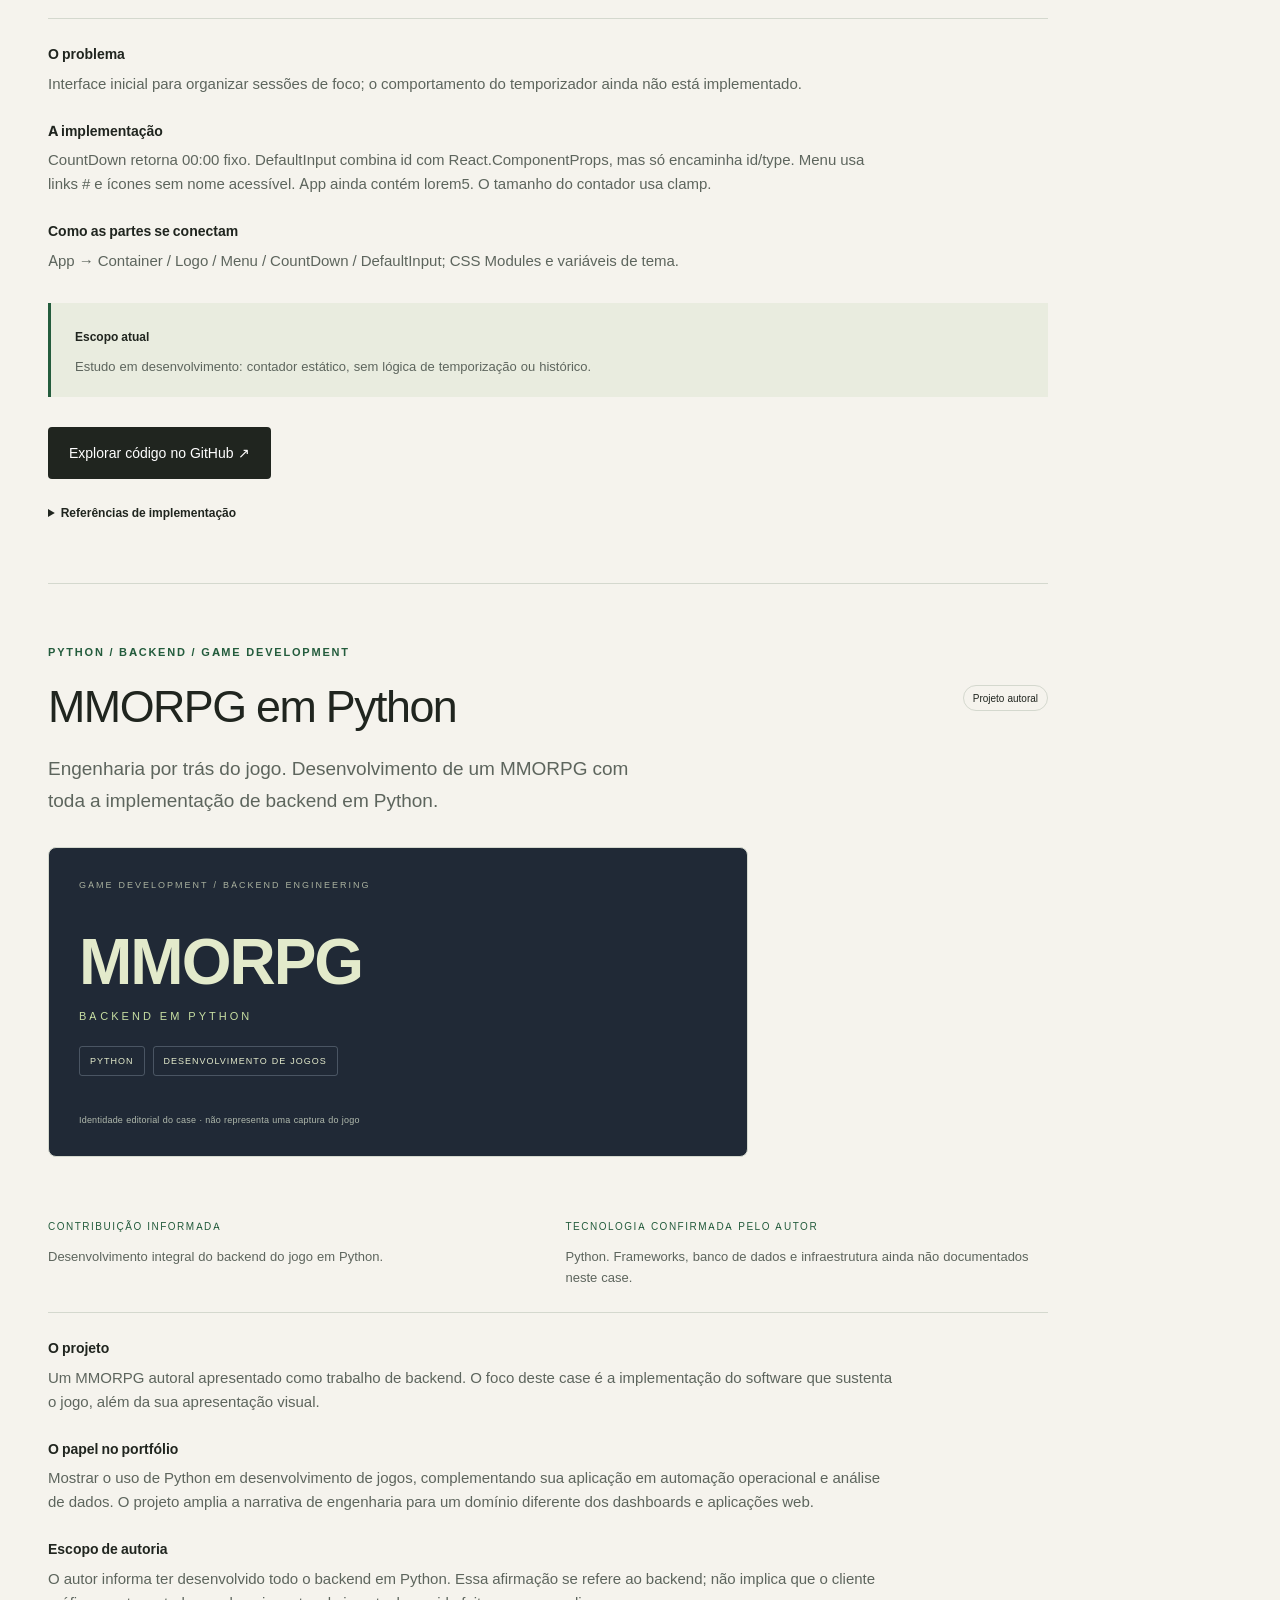
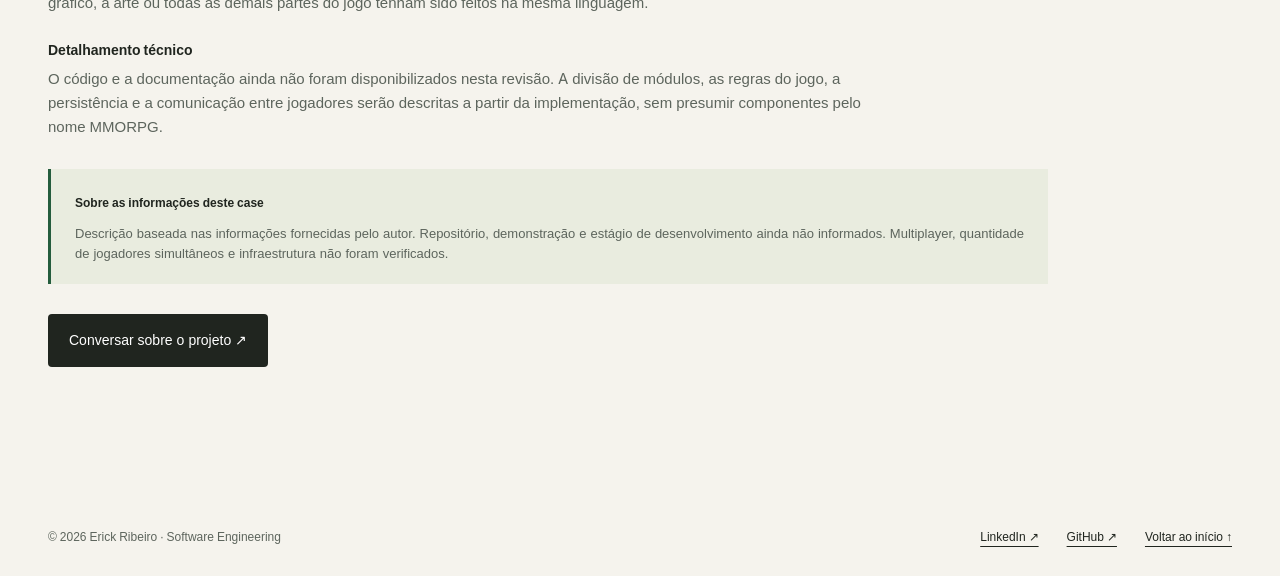
<file: cases.html>
<!doctype html><html lang="pt-BR"><head><meta charset="utf-8"><meta name="viewport" content="width=device-width, initial-scale=1"><meta name="description" content="Erick Ribeiro: engenharia de software com React, TypeScript, APIs, automação e dados. Explore projetos, código e decisões técnicas."><meta name="theme-color" content="#f5f3ed"><meta property="og:title" content="Erick Ribeiro — Software Engineer"><meta property="og:description" content="Interfaces, integrações e dados. Conheça os projetos e as decisões por trás do código."><title>Cases — Erick Ribeiro</title><link rel="icon" href="images/perfil-icon.png"><link rel="stylesheet" href="css/portfolio.css"><script src="js/portfolio.js" defer></script></head><body><a class="skip" href="#main">Pular para o conteúdo</a><header class="top"><a class="brand" href="index.html" aria-label="Erick Ribeiro, início">erick<span>ribeiro.</span></a><nav aria-label="Navegação principal"><a href="index.html#projects">Projetos</a><a href="index.html#about">Sobre</a><a href="blog.html">Blog</a><a class="nav-contact" href="mailto:erickribeirogon@gmail.com">Vamos conversar ↗</a></nav></header><main id="main" class="case-main"><p class="eyebrow">Decisões por trás do código</p><h1>Engenharia<br><em>em contexto.</em></h1><p class="intro">O problema, a implementação e o aprendizado técnico de cada projeto.</p><nav class="case-nav" aria-label="Índice dos cases"><a href="#pvt">PVT Project Dashboard</a><a href="#jungle">Case Jungle</a><a href="#retail">Retail Fraud Detection</a><a href="#chat">Chat Furioso</a><a href="#fan">Know Your Fan</a><a href="#edp">Projeto EDP</a><a href="#chronos">Chronos Pomodoro</a><a href="#mmorpg">MMORPG em Python</a></nav><article class="case" id="pvt"><div class="case-heading"><div><p class="eyebrow">Full Stack / Product</p><h2>PVT Project Dashboard</h2></div><span class="status">MVP</span></div><p class="intro">Interface → API → decisão Regras de saúde calculadas no backend, contratos TypeScript e dados de demonstração em PostgreSQL.</p><figure class="project-visual screenshot"><img src="images/pvt-dashboard.png" alt="Captura do PVT Dashboard: resumo de três projetos, tabela de horas e indicadores de saúde" width="1273" height="948" loading="lazy"><figcaption>Captura publicada no repositório · dados de demonstração</figcaption></figure><div class="case-facts"><div><span>FOCO</span><p>Frontend tipado, consumo de API REST, modelagem relacional, separação de camadas e tradução de regras operacionais em indicadores.</p></div><div><span>TECNOLOGIAS</span><p>React · TypeScript · Node.js · Express · Prisma · PostgreSQL · Vitest</p></div></div><dl><dt>O problema</dt><dd>Consolidar horas, avanço físico e faturamento para identificar projetos que precisam de atenção.</dd><dt>A implementação</dt><dd>O frontend usa useState, useEffect e useMemo, filtros, resumo, tabela e barras de progresso. A API calcula indicadores; o repository agrega apontamentos, marcos e faturamentos. Há testes Vitest das regras de saúde.</dd><dt>Como as partes se conectam</dt><dd>React → API Express → controller com Zod → service → repository Prisma → PostgreSQL.</dd></dl><div class="scope-note"><strong>Escopo atual</strong><p>MVP com seed de demonstração. Integração TOTVS RM e autenticação ainda não implementadas.</p></div><a class="button" href="https://github.com/ErickRibGo/pvt-project-dashboard">Explorar código no GitHub ↗</a><details><summary>Referências de implementação</summary><ul><li><a href="https://github.com/ErickRibGo/pvt-project-dashboard/blob/main/frontend/src/App.tsx">frontend/src/App.tsx</a></li><li><a href="https://github.com/ErickRibGo/pvt-project-dashboard/blob/main/backend/src/services/projects.service.ts">backend/src/services/projects.service.ts</a></li><li><a href="https://github.com/ErickRibGo/pvt-project-dashboard/blob/main/backend/src/repositories/prisma-projects.repository.ts">backend/src/repositories/prisma-projects.repository.ts</a></li><li><a href="https://github.com/ErickRibGo/pvt-project-dashboard/blob/main/backend/src/controllers/projects.controller.ts">backend/src/controllers/projects.controller.ts</a></li><li><a href="https://github.com/ErickRibGo/pvt-project-dashboard/blob/main/backend/src/services/projects.service.spec.ts">backend/src/services/projects.service.spec.ts</a></li><li><a href="https://github.com/ErickRibGo/pvt-project-dashboard/blob/main/backend/package.json">backend/package.json</a></li></ul><p>Leitura do código público em 25/09/2026. A revisão não incluiu execução dos serviços externos ou da suíte de testes.</p></details></article><article class="case" id="jungle"><div class="case-heading"><div><p class="eyebrow">Backend / Architecture</p><h2>Case Jungle</h2></div><span class="status">Case técnico</span></div><p class="intro">Um comando. Um efeito financeiro. Locks e idempotência persistente para coordenar saldo, ledger e mensagens.</p><figure class="project-visual flow-visual jungle"><div class="visual-kicker">TRANSACTION DESIGN</div><ol><li>HTTP / SQS</li><li>Idempotência + locks</li><li>Saldo · ledger · outbox</li></ol><figcaption>Diagrama da arquitetura implementada</figcaption></figure><div class="case-facts"><div><span>FOCO</span><p>Modelagem de domínio, concorrência, transações SQL, integração assíncrona, observabilidade e desenho de testes de consistência.</p></div><div><span>TECNOLOGIAS</span><p>TypeScript · NestJS · Bun · PostgreSQL · TypeORM · SQS · Docker</p></div></div><dl><dt>O problema</dt><dd>Processar operações de apostas sem duplicar efeitos financeiros e manter consistência entre saldo, transações e ledger.</dd><dt>A implementação</dt><dd>WagerService usa advisory lock e SELECT FOR UPDATE. O schema contém constraints, ledger imutável por trigger e reconciliação diferida. Workers implementam publicação da outbox e consumo de SQS. Testes incluem 50 entregas repetidas e duas apostas concorrentes. Money encapsula decimal.js.</dd><dt>Como as partes se conectam</dt><dd>HTTP / SQS → serviço de aplicação → domínio Money / Wallet / WagerTransaction → transação PostgreSQL (saldo + ledger + inbox + outbox) → worker SQS. Docker Compose inclui LocalStack e Nginx.</dd></dl><div class="scope-note"><strong>Escopo atual</strong><p>Case técnico executado em Bun, com infraestrutura local descrita no repositório. Autenticação ainda não implementada; testes não executados nesta revisão.</p></div><a class="button" href="https://github.com/ErickRibGo/case_jungle">Explorar código no GitHub ↗</a><details><summary>Referências de implementação</summary><ul><li><a href="https://github.com/ErickRibGo/case_jungle/blob/main/ARCHITECTURE.md">ARCHITECTURE.md</a></li><li><a href="https://github.com/ErickRibGo/case_jungle/blob/main/src/application/wager.service.ts">src/application/wager.service.ts</a></li><li><a href="https://github.com/ErickRibGo/case_jungle/blob/main/src/workers/sqs.worker.ts">src/workers/sqs.worker.ts</a></li><li><a href="https://github.com/ErickRibGo/case_jungle/blob/main/src/workers/outbox.worker.ts">src/workers/outbox.worker.ts</a></li><li><a href="https://github.com/ErickRibGo/case_jungle/blob/main/src/domain/money.ts">src/domain/money.ts</a></li><li><a href="https://github.com/ErickRibGo/case_jungle/blob/main/src/database/migrations/001_initial.sql">src/database/migrations/001_initial.sql</a></li><li><a href="https://github.com/ErickRibGo/case_jungle/blob/main/src/http/noop-auth.guard.ts">src/http/noop-auth.guard.ts</a></li><li><a href="https://github.com/ErickRibGo/case_jungle/blob/main/test/integration/concurrency.test.ts">test/integration/concurrency.test.ts</a></li><li><a href="https://github.com/ErickRibGo/case_jungle/blob/main/Dockerfile">Dockerfile</a></li></ul><p>Leitura do código público em 25/09/2026. A revisão não incluiu execução dos serviços externos ou da suíte de testes.</p></details></article><article class="case" id="retail"><div class="case-heading"><div><p class="eyebrow">Data / Business Intelligence</p><h2>Retail Fraud Detection</h2></div><span class="status">Análise exploratória</span></div><p class="intro">Dados antes de conclusões. 100.000 transações para investigar padrões e formular hipóteses de negócio.</p><figure class="project-visual data-visual"><div class="visual-kicker">RETAIL / DATA EXPLORATION</div><div class="data-number">100.000<span>transações analisadas</span></div><div class="chart-row"><span>Internacionais</span><b>68,71%</b><i style="--value:68.71%"></i></div><div class="chart-row"><span>Domésticas</span><b>26,47%</b><i style="--value:26.47%"></i></div><figcaption>Taxa de fraude · recalculada a partir do CSV do projeto</figcaption></figure><div class="case-facts"><div><span>FOCO</span><p>Qualidade de dados, estatística descritiva, visualização, formulação de hipóteses e comunicação de implicações para o negócio.</p></div><div><span>TECNOLOGIAS</span><p>Python · pandas · NumPy · matplotlib · seaborn</p></div></div><dl><dt>O problema</dt><dd>Investigar padrões associados a fraude em transações de varejo e apoiar hipóteses de triagem operacional.</dd><dt>A implementação</dt><dd>Recontagem independente do CSV: 100.000 registros, 21 colunas e nenhuma célula vazia. Internacionais: 34.219 fraudes em 49.801 operações (68,71%); domésticas: 13.289 em 50.199 (26,47%). Mobile: 51,93%; Tablet: 45,65%; Desktop: 44,92%. O script verifica nulos, descreve distribuições e produz boxplots, contagens e correlações.</dd><dt>Como as partes se conectam</dt><dd>CSV → pandas / NumPy → estatísticas e agrupamentos → matplotlib / seaborn → interpretação no README.</dd></dl><div class="scope-note"><strong>Escopo atual</strong><p>Análise exploratória da base estudada. Não é um modelo preditivo nem comprovação de redução de fraude.</p></div><a class="button" href="https://github.com/ErickRibGo/retail-fraud-detection">Explorar código no GitHub ↗</a><details><summary>Referências de implementação</summary><ul><li><a href="https://github.com/ErickRibGo/retail-fraud-detection/blob/main/Notebook/analise_fraude.py">Notebook/analise_fraude.py</a></li><li><a href="https://github.com/ErickRibGo/retail-fraud-detection/blob/main/README.md">README.md</a></li><li><a href="https://github.com/ErickRibGo/retail-fraud-detection/blob/main/analise_fraude.ipynb">analise_fraude.ipynb</a></li></ul><p>Leitura do código público em 25/09/2026. A revisão não incluiu execução dos serviços externos ou da suíte de testes.</p></details></article><article class="case" id="chat"><div class="case-heading"><div><p class="eyebrow">AI Application / Interactive Web</p><h2>Chat Furioso</h2></div><span class="status">Protótipo integrado</span></div><p class="intro">Uma conversa conectada a serviços. Estado de interface, mensagens assíncronas e feedback durante a resposta do webhook.</p><figure class="project-visual flow-visual chat"><div class="visual-kicker">CONVERSATIONAL INTERFACE</div><ol><li>Mensagem em React</li><li>Webhook n8n</li><li>Resposta + estado da interface</li></ol><figcaption>Fluxo observado no cliente · IA externa descrita no README</figcaption></figure><div class="case-facts"><div><span>FOCO</span><p>Estado em React, interação assíncrona, integração HTTP, feedback de interface e experiência conversacional.</p></div><div><span>TECNOLOGIAS</span><p>React · JavaScript · Vite · CSS · Webhook n8n</p></div></div><dl><dt>O problema</dt><dd>Oferecer uma experiência de conversa temática para fãs de esports.</dd><dt>A implementação</dt><dd>useState controla mensagens, input, loading, splash e popup; useRef/useEffect fazem auto-scroll. O CSS tem animações e media query. O cliente envia chatInput ao n8n. Placar, torcida e barra de 80% são constantes no JSX.</dd><dt>Como as partes se conectam</dt><dd>React App → askGPT → POST ao webhook n8n → campo output da resposta. O README declara OpenAI dentro do fluxo externo; esse workflow não está no repositório.</dd></dl><div class="scope-note"><strong>Escopo atual</strong><p>Integração n8n presente no cliente. OpenAI é descrito no README; workflow externo não versionado. Placar e torcida são simulados.</p></div><a class="button" href="https://github.com/ErickRibGo/ChatBot-Furia">Explorar código no GitHub ↗</a><details><summary>Referências de implementação</summary><ul><li><a href="https://github.com/ErickRibGo/ChatBot-Furia/blob/main/src/App.jsx">src/App.jsx</a></li><li><a href="https://github.com/ErickRibGo/ChatBot-Furia/blob/main/src/openai.js">src/openai.js</a></li><li><a href="https://github.com/ErickRibGo/ChatBot-Furia/blob/main/src/App.css">src/App.css</a></li><li><a href="https://github.com/ErickRibGo/ChatBot-Furia/blob/main/README.md">README.md</a></li></ul><p>Leitura do código público em 25/09/2026. A revisão não incluiu execução dos serviços externos ou da suíte de testes.</p></details></article><article class="case" id="fan"><div class="case-heading"><div><p class="eyebrow">APIs / Systems Integration</p><h2>Know Your Fan</h2></div><span class="status">Protótipo com pendências</span></div><p class="intro">Cadastro com etapas conectadas. Formulário, upload documental e webhook organizados em uma jornada de identificação.</p><figure class="project-visual flow-visual fan"><div class="visual-kicker">SYSTEMS INTEGRATION</div><ol><li>Formulário + documento</li><li>API → retorno ao cliente</li><li>Validação no cliente → n8n</li></ol><figcaption>Fluxo previsto no código · backend com pendências</figcaption></figure><div class="case-facts"><div><span>FOCO</span><p>Formulários, estado, upload em base64, consumo de serviços externos e encadeamento de etapas assíncronas.</p></div><div><span>TECNOLOGIAS</span><p>React · JavaScript · Vite · Express · IdAnalyzer · Webhook n8n</p></div></div><dl><dt>O problema</dt><dd>Estruturar o cadastro de fãs e condicionar o envio dos dados a uma etapa de verificação documental.</dd><dt>A implementação</dt><dd>FanForm.js implementa upload, chamada da API, comparação do primeiro nome e envio posterior ao webhook. server.js define a rota Express. api/idanalyzer.js exporta verifyDocument(imageBase64), não um handler HTTP de Vercel.</dd><dt>Como as partes se conectam</dt><dd>Fluxo no cliente: React → POST /api/idanalyzer → retorno ao React → checagem de success e nome → POST do React ao n8n. Existe um servidor Express separado que chama o módulo IdAnalyzer. Não é uma cadeia serverless funcional comprovada.</dd></dl><div class="scope-note"><strong>Escopo atual</strong><p>Protótipo com backend pendente de correções. A função Vercel e o fluxo completo não foram validados; não disponível como demo pública.</p></div><a class="button" href="https://github.com/ErickRibGo/know-your-fan">Explorar código no GitHub ↗</a><details><summary>Referências de implementação</summary><ul><li><a href="https://github.com/ErickRibGo/know-your-fan/blob/main/src/components/FanForm.js">src/components/FanForm.js</a></li><li><a href="https://github.com/ErickRibGo/know-your-fan/blob/main/api/idanalyzer.js">api/idanalyzer.js</a></li><li><a href="https://github.com/ErickRibGo/know-your-fan/blob/main/server.js">server.js</a></li><li><a href="https://github.com/ErickRibGo/know-your-fan/blob/main/package.json">package.json</a></li><li><a href="https://github.com/ErickRibGo/know-your-fan/blob/main/README.md">README.md</a></li></ul><p>Leitura do código público em 25/09/2026. A revisão não incluiu execução dos serviços externos ou da suíte de testes.</p></details></article><article class="case" id="edp"><div class="case-heading"><div><p class="eyebrow">Business Automation / Python</p><h2>Projeto EDP</h2></div><span class="status">MVP em revisão</span></div><p class="intro">Do pedido ao protocolo. Validação de agências e registro estruturado de solicitações em Python.</p><figure class="project-visual flow-visual edp"><div class="visual-kicker">PROCESS AUTOMATION</div><ol><li>Solicitação</li><li>Validação + protocolo</li><li>Registro em Excel</li></ol><figcaption>Fluxo do simulador CLI</figcaption></figure><div class="case-facts"><div><span>FOCO</span><p>Modelagem de processo operacional, validação, persistência em arquivos e separação entre regras, entrada/saída e interfaces.</p></div><div><span>TECNOLOGIAS</span><p>Python · pandas · openpyxl · Streamlit · FastAPI</p></div></div><dl><dt>O problema</dt><dd>Estruturar pedidos de insumos de agências, validar códigos e manter histórico com protocolo.</dd><dt>A implementação</dt><dd>cli_simulator.py estrutura o atendimento; excel_store.py carrega DE-PARA e regrava pedidos; há core, dashboard, web e services separados.</dd><dt>Como as partes se conectam</dt><dd>CLI / interface Streamlit → regras de validação e protocolo → pandas/openpyxl → Excel. A camada FastAPI está presente, mas bloqueada por conflitos de merge.</dd></dl><div class="scope-note"><strong>Escopo atual</strong><p>MVP em revisão: conflitos de merge impedem executar a API atual. Atendimento em CLI não equivale a integração WhatsApp.</p></div><a class="button" href="https://github.com/ErickRibGo/projeto_EDP">Explorar código no GitHub ↗</a><details><summary>Referências de implementação</summary><ul><li><a href="https://github.com/ErickRibGo/projeto_EDP/blob/master/app/cli_simulator.py">app/cli_simulator.py</a></li><li><a href="https://github.com/ErickRibGo/projeto_EDP/blob/master/app/io/excel_store.py">app/io/excel_store.py</a></li><li><a href="https://github.com/ErickRibGo/projeto_EDP/blob/master/app/api/server.py">app/api/server.py</a></li><li><a href="https://github.com/ErickRibGo/projeto_EDP/blob/master/app/dashboard/app_streamlit.py">app/dashboard/app_streamlit.py</a></li><li><a href="https://github.com/ErickRibGo/projeto_EDP/blob/master/README.md">README.md</a></li></ul><p>Leitura do código público em 25/09/2026. A revisão não incluiu execução dos serviços externos ou da suíte de testes.</p></details></article><article class="case" id="chronos"><div class="case-heading"><div><p class="eyebrow">Frontend / Learning</p><h2>Chronos Pomodoro</h2></div><span class="status">Em desenvolvimento</span></div><p class="intro">Fundamentos de frontend moderno. Composição de interface com React, TypeScript e estilos modulares.</p><figure class="project-visual flow-visual chronos"><div class="visual-kicker">FRONTEND FOUNDATIONS</div><ol><li>React + TypeScript</li><li>Componentes + CSS Modules</li><li>Interface em desenvolvimento</li></ol><figcaption>Estrutura implementada · temporizador ainda estático</figcaption></figure><div class="case-facts"><div><span>FOCO</span><p>Componentização inicial, composição de layout e tipagem de props com React.ComponentProps.</p></div><div><span>TECNOLOGIAS</span><p>React · TypeScript · Vite · CSS Modules · Lucide</p></div></div><dl><dt>O problema</dt><dd>Interface inicial para organizar sessões de foco; o comportamento do temporizador ainda não está implementado.</dd><dt>A implementação</dt><dd>CountDown retorna 00:00 fixo. DefaultInput combina id com React.ComponentProps, mas só encaminha id/type. Menu usa links # e ícones sem nome acessível. App ainda contém lorem5. O tamanho do contador usa clamp.</dd><dt>Como as partes se conectam</dt><dd>App → Container / Logo / Menu / CountDown / DefaultInput; CSS Modules e variáveis de tema.</dd></dl><div class="scope-note"><strong>Escopo atual</strong><p>Estudo em desenvolvimento: contador estático, sem lógica de temporização ou histórico.</p></div><a class="button" href="https://github.com/ErickRibGo/chronos-pomodoro">Explorar código no GitHub ↗</a><details><summary>Referências de implementação</summary><ul><li><a href="https://github.com/ErickRibGo/chronos-pomodoro/blob/main/src/App.tsx">src/App.tsx</a></li><li><a href="https://github.com/ErickRibGo/chronos-pomodoro/blob/main/src/components/CountDown/index.tsx">src/components/CountDown/index.tsx</a></li><li><a href="https://github.com/ErickRibGo/chronos-pomodoro/blob/main/src/components/Menu/index.tsx">src/components/Menu/index.tsx</a></li><li><a href="https://github.com/ErickRibGo/chronos-pomodoro/blob/main/src/components/DefaultInput/index.tsx">src/components/DefaultInput/index.tsx</a></li><li><a href="https://github.com/ErickRibGo/chronos-pomodoro/blob/main/src/components/CountDown/styles.module.css">src/components/CountDown/styles.module.css</a></li></ul><p>Leitura do código público em 25/09/2026. A revisão não incluiu execução dos serviços externos ou da suíte de testes.</p></details></article><article class="case" id="mmorpg"><div class="case-heading"><div><p class="eyebrow">Python / Backend / Game Development</p><h2>MMORPG em Python</h2></div><span class="status">Projeto autoral</span></div><p class="intro">Engenharia por trás do jogo. Desenvolvimento de um MMORPG com toda a implementação de backend em Python.</p><figure class="project-visual mmorpg-visual"><div class="visual-kicker">GAME DEVELOPMENT / BACKEND ENGINEERING</div><div class="game-wordmark">MMORPG<span>BACKEND EM PYTHON</span></div><div class="game-language"><span>PYTHON</span><span>DESENVOLVIMENTO DE JOGOS</span></div><figcaption>Identidade editorial do case · não representa uma captura do jogo</figcaption></figure><div class="case-facts"><div><span>CONTRIBUIÇÃO INFORMADA</span><p>Desenvolvimento integral do backend do jogo em Python.</p></div><div><span>TECNOLOGIA CONFIRMADA PELO AUTOR</span><p>Python. Frameworks, banco de dados e infraestrutura ainda não documentados neste case.</p></div></div><dl><dt>O projeto</dt><dd>Um MMORPG autoral apresentado como trabalho de backend. O foco deste case é a implementação do software que sustenta o jogo, além da sua apresentação visual.</dd><dt>O papel no portfólio</dt><dd>Mostrar o uso de Python em desenvolvimento de jogos, complementando sua aplicação em automação operacional e análise de dados. O projeto amplia a narrativa de engenharia para um domínio diferente dos dashboards e aplicações web.</dd><dt>Escopo de autoria</dt><dd>O autor informa ter desenvolvido todo o backend em Python. Essa afirmação se refere ao backend; não implica que o cliente gráfico, a arte ou todas as demais partes do jogo tenham sido feitos na mesma linguagem.</dd><dt>Detalhamento técnico</dt><dd>O código e a documentação ainda não foram disponibilizados nesta revisão. A divisão de módulos, as regras do jogo, a persistência e a comunicação entre jogadores serão descritas a partir da implementação, sem presumir componentes pelo nome MMORPG.</dd></dl><div class="scope-note"><strong>Sobre as informações deste case</strong><p>Descrição baseada nas informações fornecidas pelo autor. Repositório, demonstração e estágio de desenvolvimento ainda não informados. Multiplayer, quantidade de jogadores simultâneos e infraestrutura não foram verificados.</p></div><a class="button" href="mailto:erickribeirogon@gmail.com?subject=Conhecer%20o%20MMORPG%20em%20Python">Conversar sobre o projeto ↗</a></article></main><footer><span>© 2026 Erick Ribeiro · Software Engineering</span><a href="https://www.linkedin.com/in/erick-ribeiro-515992228/">LinkedIn ↗</a><a href="https://github.com/ErickRibGo">GitHub ↗</a><a href="#main">Voltar ao início ↑</a></footer></body></html>
</file>
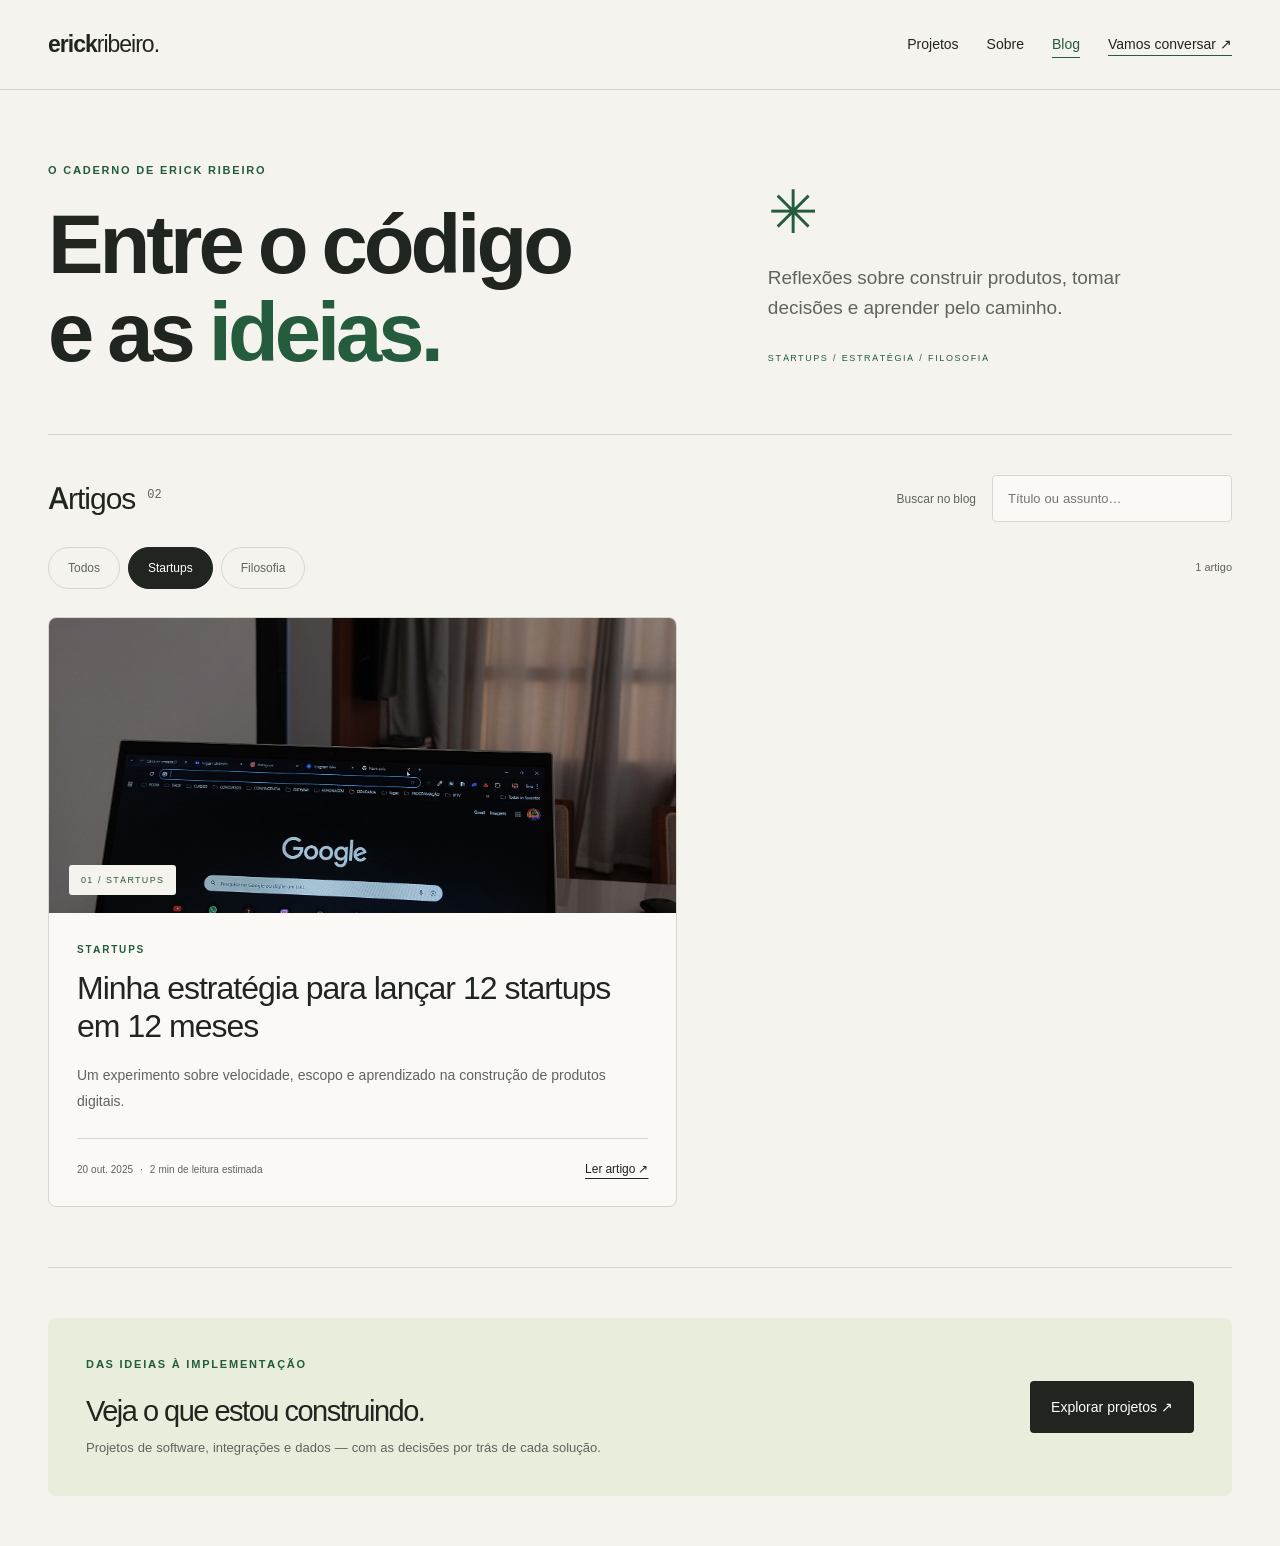
<file: lobbystartup.html>
<!doctype html><html lang="pt-BR"><head><meta charset="utf-8"><meta name="viewport" content="width=device-width,initial-scale=1"><meta http-equiv="refresh" content="0;url=blog.html?categoria=startups"><title>Startups — Erick Ribeiro</title></head><body><p><a href="blog.html?categoria=startups">Abrir artigos sobre startups →</a></p></body></html>
</file>
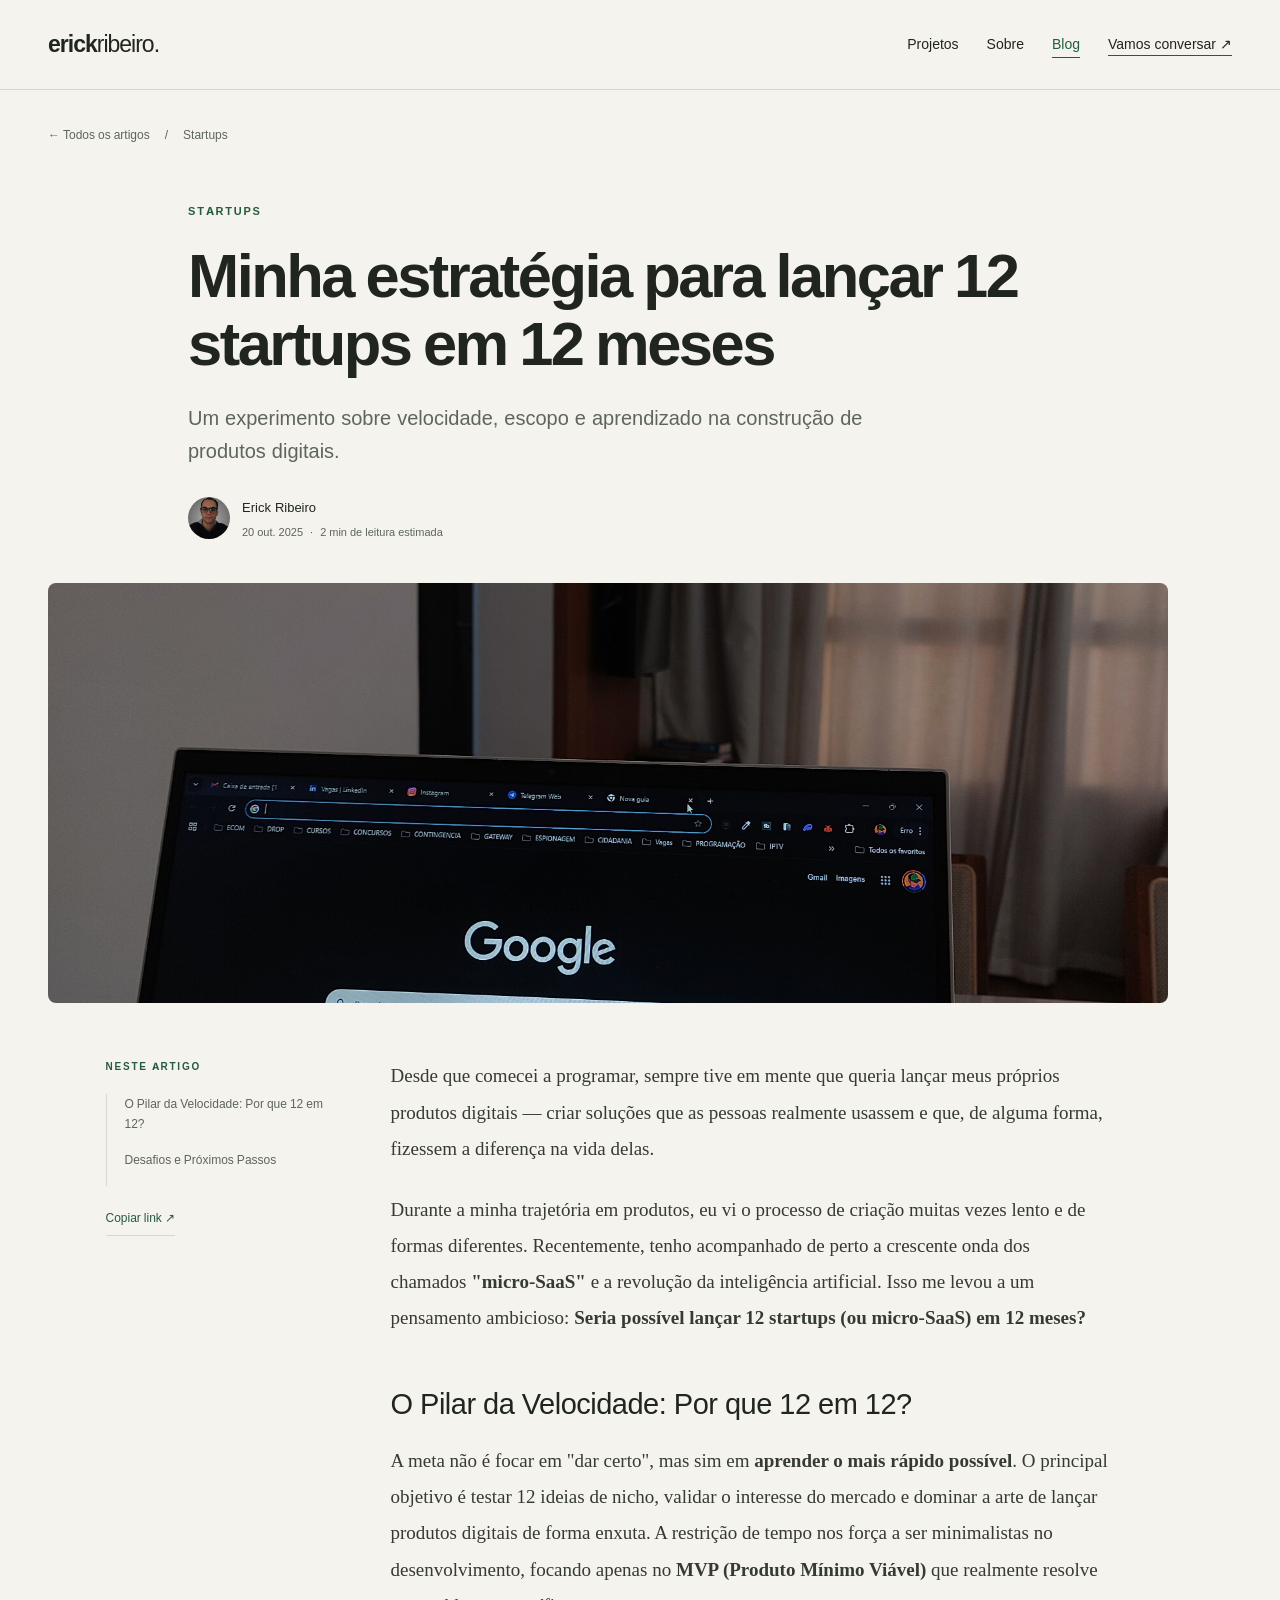
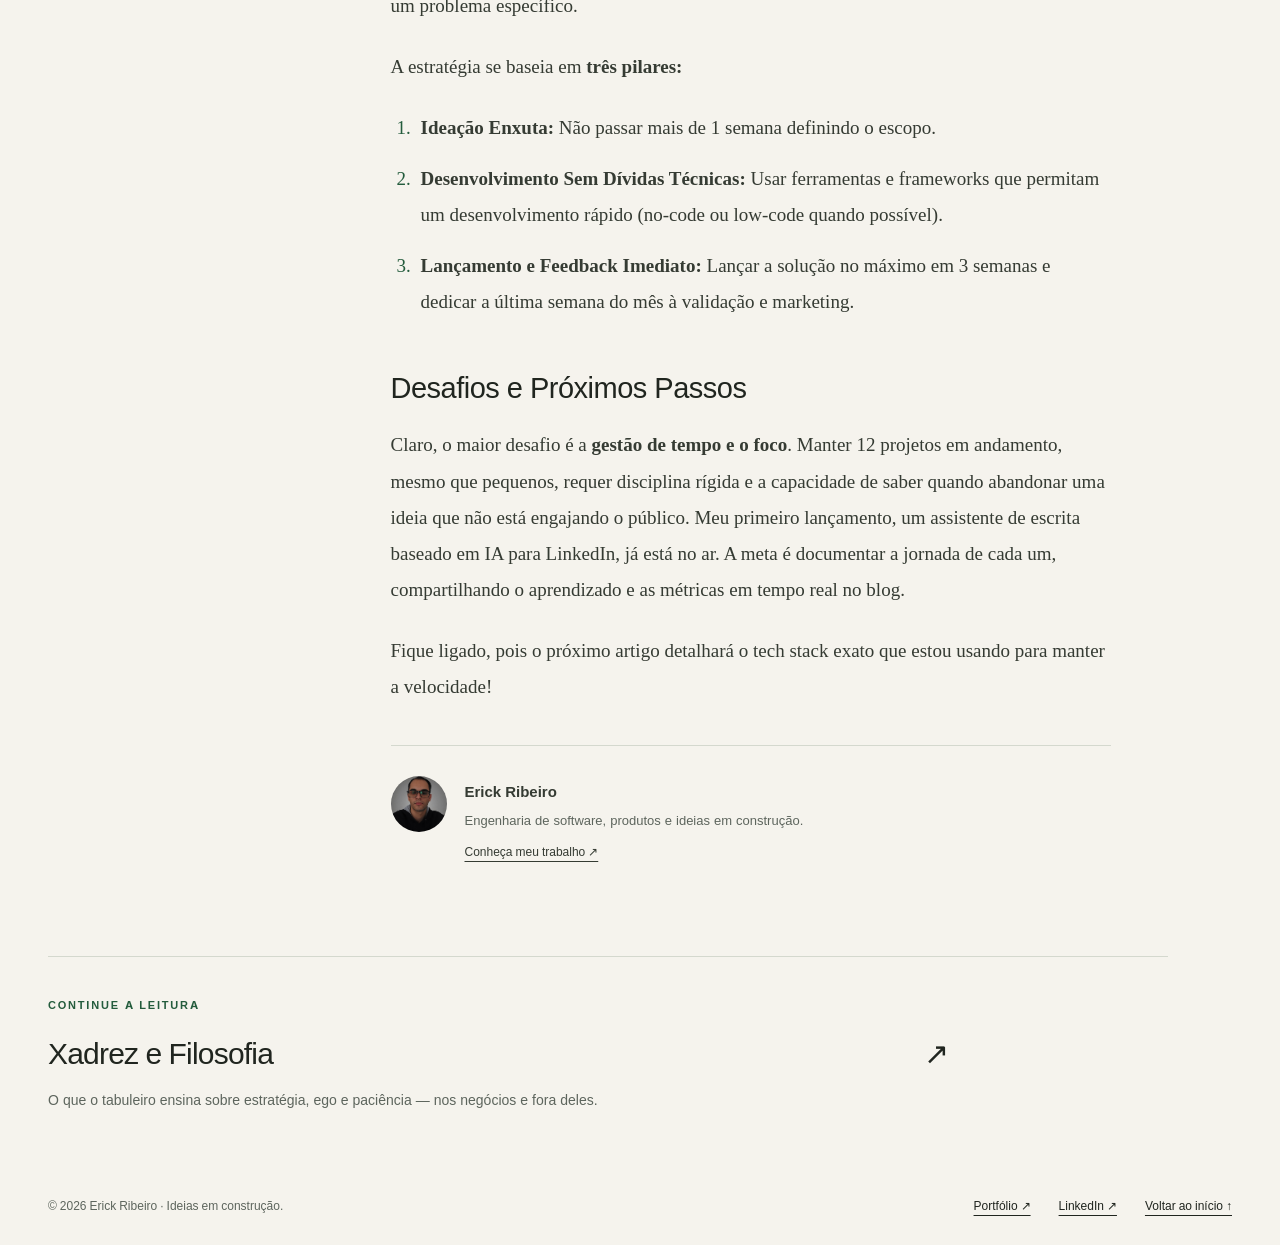
<file: post-startups.html>
<!doctype html><html lang="pt-BR"><head>
<meta charset="utf-8"><meta name="viewport" content="width=device-width, initial-scale=1">
<title>Minha estratégia para lançar 12 startups em 12 meses — Erick Ribeiro</title><meta name="description" content="Um experimento sobre velocidade, escopo e aprendizado na construção de produtos digitais.">
<meta name="theme-color" content="#f5f3ed"><meta property="og:title" content="Minha estratégia para lançar 12 startups em 12 meses — Erick Ribeiro"><meta property="og:description" content="Um experimento sobre velocidade, escopo e aprendizado na construção de produtos digitais.">
<link rel="icon" href="images/perfil-icon.png"><link rel="stylesheet" href="css/portfolio.css"><link rel="stylesheet" href="css/blog.css"><script src="js/blog.js" defer></script>
</head><body class="editorial"><a class="skip" href="#main">Pular para o conteúdo</a>
<header class="top"><a class="brand" href="index.html" aria-label="Erick Ribeiro, início">erick<span>ribeiro.</span></a><nav aria-label="Navegação principal"><a href="index.html#projects">Projetos</a><a href="index.html#about">Sobre</a><a href="blog.html" aria-current="page">Blog</a><a class="nav-contact" href="mailto:erickribeirogon@gmail.com">Vamos conversar ↗</a></nav></header><div class="reading-progress" aria-hidden="true"><span></span></div><main id="main" class="article-main"><nav class="breadcrumb" aria-label="Caminho da página"><a href="blog.html">← Todos os artigos</a><span>/</span><a href="blog.html?categoria=startups">Startups</a></nav><article><header class="article-header"><p class="eyebrow">Startups</p><h1>Minha estratégia para lançar 12 startups em 12 meses</h1><p class="article-deck">Um experimento sobre velocidade, escopo e aprendizado na construção de produtos digitais.</p><div class="article-byline"><img src="images/perfil_completo.jpg" alt="" width="42" height="42"><div><span>Erick Ribeiro</span><div class="reading-meta"><time datetime="2025-10-20">20 out. 2025</time><span aria-hidden="true">·</span><span>2 min de leitura estimada</span></div></div></div></header><figure class="article-cover"><img src="images/startup.jpg" alt="Imagem de capa do artigo sobre startups" width="1200" height="700"></figure><div class="article-layout"><aside class="article-toc"><nav aria-label="Neste artigo"><p class="eyebrow">Neste artigo</p><ol><li class="toc-h2"><a href="#section-1">O Pilar da Velocidade: Por que 12 em 12?</a></li><li class="toc-h2"><a href="#section-2">Desafios e Próximos Passos</a></li></ol></nav><button type="button" class="copy-article" hidden>Copiar link ↗</button><span class="share-status" role="status"></span></aside><div class="article-prose" id="article-content"><p>Desde que comecei a programar, sempre tive em mente que queria lançar meus próprios produtos digitais — criar soluções que as pessoas realmente usassem e que, de alguma forma, fizessem a diferença na vida delas.</p>

                    <p>Durante a minha trajetória em produtos, eu vi o processo de criação muitas vezes lento e de formas diferentes. Recentemente, tenho acompanhado de perto a crescente onda dos chamados <b>"micro-SaaS"</b> e a revolução da inteligência artificial. Isso me levou a um pensamento ambicioso: <b>Seria possível lançar 12 startups (ou micro-SaaS) em 12 meses?</b></p>
                    
                    <h2 id="section-1">O Pilar da Velocidade: Por que 12 em 12?</h2>
                    
                    <p>A meta não é focar em "dar certo", mas sim em <b>aprender o mais rápido possível</b>. O principal objetivo é testar 12 ideias de nicho, validar o interesse do mercado e dominar a arte de lançar produtos digitais de forma enxuta. A restrição de tempo nos força a ser minimalistas no desenvolvimento, focando apenas no  <b>MVP (Produto Mínimo Viável)</b> que realmente resolve um problema específico.</p>
                    
                    <p>A estratégia se baseia em  <b>três pilares:</b></p>
<ol>
                            <li><b>Ideação Enxuta:</b> Não passar mais de 1 semana definindo o escopo.</li>
                            <li><b>Desenvolvimento Sem Dívidas Técnicas:</b> Usar ferramentas e frameworks que permitam um desenvolvimento rápido (no-code ou low-code quando possível).</li>
                            <li><b>Lançamento e Feedback Imediato:</b> Lançar a solução no máximo em 3 semanas e dedicar a última semana do mês à validação e marketing.</li>
                        </ol>
                    
                    <h2 id="section-2">Desafios e Próximos Passos</h2>
                    
                    <p>Claro, o maior desafio é a <b>gestão de tempo e o foco</b>. Manter 12 projetos em andamento, mesmo que pequenos, requer disciplina rígida e a capacidade de saber quando abandonar uma ideia que não está engajando o público. Meu primeiro lançamento, um assistente de escrita baseado em IA para LinkedIn, já está no ar. A meta é documentar a jornada de cada um, compartilhando o aprendizado e as métricas em tempo real no blog.</p>
                    
                    <p>Fique ligado, pois o próximo artigo detalhará o tech stack exato que estou usando para manter a velocidade!</p>
<div class="author-note"><img src="images/perfil_completo.jpg" alt="" width="56" height="56"><div><strong>Erick Ribeiro</strong><p>Engenharia de software, produtos e ideias em construção.</p><a href="index.html#about">Conheça meu trabalho ↗</a></div></div></div></div></article><aside class="next-article"><p class="eyebrow">Continue a leitura</p><a href="post-xadrez.html"><span>Xadrez e Filosofia</span><span aria-hidden="true">↗</span></a><p>O que o tabuleiro ensina sobre estratégia, ego e paciência — nos negócios e fora deles.</p></aside></main><footer><span>© 2026 Erick Ribeiro · Ideias em construção.</span><a href="index.html">Portfólio ↗</a><a href="https://www.linkedin.com/in/erick-ribeiro-515992228/">LinkedIn ↗</a><a href="#main">Voltar ao início ↑</a></footer></body></html>
</file>
<file: css/portfolio.css>
@font-face{font-family:Portfolio;src:url('../fonts/55c55f0601d81cf3-s.woff2') format('woff2');font-display:swap}
:root{--bg:#f5f3ed;--ink:#20251f;--muted:#5d655d;--line:#d4d8ce;--green:#245c3d;--lime:#d7ef91}*{box-sizing:border-box}html{scroll-behavior:smooth;scroll-padding-top:28px}body{margin:0;background:var(--bg);color:var(--ink);font-family:Portfolio,Arial,sans-serif;line-height:1.6}a{color:inherit;text-underline-offset:5px}a:hover{color:var(--green)}a:focus-visible,summary:focus-visible{outline:3px solid var(--green);outline-offset:5px}.skip{position:absolute;left:16px;top:-100px;background:var(--lime);padding:12px;z-index:5}.skip:focus{top:10px}.top{max-width:1280px;margin:auto;padding:28px 48px;border-bottom:1px solid var(--line);display:flex;justify-content:space-between;align-items:center;gap:24px}.brand{font-size:23px;font-weight:800;text-decoration:none;letter-spacing:-1px}.brand span{font-weight:400}.top nav{display:flex;gap:28px;font-size:14px}.top nav a{text-decoration:none}main{max-width:1184px;margin:auto}.hero{display:grid;grid-template-columns:1.5fr 1fr;gap:70px;align-items:center;padding:80px 0 90px}.eyebrow{text-transform:uppercase;letter-spacing:1.8px;font-size:11px;font-weight:700;color:var(--green);margin:0 0 20px}h1,h2,h3,p{margin-top:0}h1{font-size:clamp(54px,6.5vw,92px);line-height:1.04;letter-spacing:-4px;font-weight:600;margin-bottom:28px}h1 em{font-style:normal;color:var(--green)}.intro{font-size:19px;color:var(--muted);max-width:590px;line-height:1.7}.hero-meta{font-size:13px;color:var(--muted)}.hero-actions{display:flex;align-items:center;gap:28px;margin-top:30px;font-size:14px}.button{display:inline-flex;gap:35px;align-items:center;background:var(--ink);color:white;padding:15px 21px;text-decoration:none;font-size:14px;border-radius:4px}.button:hover{background:var(--green);color:white}.hero-aside{justify-self:end;width:100%;max-width:340px}.hero-aside img{width:100%;height:390px;object-fit:cover;object-position:center 30%;border-radius:160px 160px 5px 5px;filter:grayscale(1)}.hero-aside p{font-size:20px;margin:18px 0 0}.hero-aside span{font-size:12px;color:var(--muted)}section{padding:64px 0;border-bottom:1px solid var(--line)}h2{font-size:clamp(30px,3.5vw,46px);line-height:1.15;letter-spacing:-1.5px;font-weight:500}.journey{display:flex;flex-wrap:wrap;list-style:none;padding:0;margin:30px 0;gap:12px;font-size:12px}.journey li:not(:last-child)::after{content:'→';margin-left:12px;color:var(--green)}.proofs{display:grid;grid-template-columns:repeat(3,1fr);gap:24px 32px}.proofs a{text-decoration:none;border-top:1px solid var(--line);padding-top:16px}.proofs strong,.proofs span{display:block}.proofs strong{font-size:15px}.proofs span{font-size:12px;color:var(--muted);margin-top:7px}.section-title{display:flex;justify-content:space-between;gap:35px;align-items:end;margin-bottom:30px}.section-title h2{margin:0}.section-title>p{font-size:13px;color:var(--muted);margin:0}.accent{color:var(--green)}.projects{display:grid;grid-template-columns:repeat(2,1fr);gap:22px}.project{border:1px solid var(--line);border-radius:6px;padding:30px;display:flex;flex-direction:column;background:#faf9f5}.card-top{display:flex;justify-content:space-between;gap:10px;align-items:center;margin-bottom:30px}.number{font-family:monospace;color:var(--muted);font-size:15px}.status{font-size:10px;border:1px solid var(--line);padding:4px 9px;border-radius:20px}.project .eyebrow{font-size:10px;margin-bottom:10px}.project h3{font-size:27px;letter-spacing:-.8px;margin-bottom:15px}.project>p:not(.eyebrow){font-size:14px;color:var(--muted)}.stack{font-size:12px!important;line-height:1.9;color:var(--green)!important}.card-links{display:flex;flex-wrap:wrap;justify-content:space-between;gap:15px;margin-top:auto;padding-top:20px;border-top:1px solid var(--line);font-size:12px;font-weight:600}.selection-note{padding:35px;background:var(--lime);border-radius:6px;display:flex;flex-direction:column;justify-content:center}.asterisk{font-size:65px;line-height:1;margin-bottom:25px;color:var(--green)}.selection-note h3{font-size:29px;line-height:1.2;max-width:280px}.selection-note p{font-size:14px;max-width:350px}.selection-note a{font-size:13px}.more-row{display:flex;justify-content:space-between;align-items:center;gap:20px;padding:23px 0;border-bottom:1px solid var(--line);text-decoration:none}.more-row strong{font-size:21px;font-weight:500}.more-row small{display:block;font-size:12px;color:var(--muted);margin-top:5px}.commercial{margin-top:35px;padding:28px;border-left:3px solid var(--green);background:#ecefe5}.commercial .eyebrow{margin-bottom:8px}.commercial h3{font-size:23px;margin-bottom:10px}.commercial p:last-child{max-width:710px;font-size:13px;color:var(--muted);margin-bottom:0}.github{padding:70px 0}.github p{color:var(--muted)}footer{max-width:1184px;margin:auto;padding:30px 0;display:flex;gap:28px;font-size:12px}footer span{margin-right:auto;color:var(--muted)}.case-main{padding:70px 0}.case-main>h1{font-size:clamp(40px,5vw,66px);max-width:800px}.case-nav{display:flex;gap:10px 20px;flex-wrap:wrap;padding:24px 0;font-size:13px}.case{padding:60px 0;border-top:1px solid var(--line);scroll-margin-top:24px}.case h2{margin-bottom:20px}.case dl{max-width:900px}.case dt{font-size:14px;font-weight:700;margin-top:24px}.case dd{margin:6px 0 0;font-size:15px;color:var(--muted)}.case-meta{font-size:12px;color:var(--muted)}details{margin-top:24px;font-size:12px;overflow-wrap:anywhere}summary{cursor:pointer;font-weight:600}details li{margin:8px 0}
@media(min-width:1500px){.hero{min-height:700px}}@media(max-width:1280px){main,footer{margin-left:48px;margin-right:48px}}@media(max-width:760px){.top{padding:22px 24px;align-items:start}.top nav{gap:10px 18px;flex-wrap:wrap;justify-content:end;font-size:12px}.brand{font-size:20px}main,footer{margin-left:24px;margin-right:24px}.hero{padding:50px 0;gap:25px;grid-template-columns:1fr}.hero-aside{display:none}h1{letter-spacing:-2.5px}.hero .intro{font-size:17px}.proofs{grid-template-columns:repeat(2,1fr);gap:22px}.section-title{display:block}.section-title>p{margin-top:16px}.projects{grid-template-columns:1fr}.project{padding:25px}.project h3{font-size:26px}.selection-note{padding:28px}.section-title h2{font-size:34px}section{padding:46px 0}.journey{font-size:11px}.case-main{padding-top:45px}footer{flex-wrap:wrap;gap:15px}footer span{width:100%}.case dd{font-size:14px}}@media(prefers-reduced-motion:reduce){html{scroll-behavior:auto}}
/* Curadoria visual — segunda edição */
[hidden]{display:none!important}.sr-only{position:absolute;width:1px;height:1px;padding:0;margin:-1px;overflow:hidden;clip:rect(0,0,0,0);white-space:nowrap;border:0}button{font:inherit}button:focus-visible{outline:3px solid var(--green);outline-offset:5px}.top{max-width:1360px;padding:26px 48px}.nav-contact{border-bottom:1px solid var(--green)}main,footer{max-width:1240px}.hero{grid-template-columns:minmax(0,1fr) 280px;gap:55px;padding:88px 0 72px}.hero h1{font-size:clamp(42px,4.7vw,70px);letter-spacing:-3px;line-height:1.12}.hero .intro{max-width:610px;font-size:18px}.tiny-square{display:inline-block;width:7px;height:7px;background:var(--green);margin-right:10px}.hero-aside{max-width:280px}.portrait-frame{position:relative}.portrait-frame img{height:330px;border-radius:140px 140px 5px 5px;filter:grayscale(1);width:100%;object-fit:cover}.portrait-label{position:absolute;bottom:20px;left:-25px;background:var(--lime);color:var(--green)!important;font-size:9px!important;letter-spacing:1.5px;padding:10px 14px;transform:rotate(-4deg)}.hero-aside>p{font-size:18px}.hero-aside>span{font-size:11px}.hero-stack{display:flex;gap:20px;flex-wrap:wrap;border-top:1px solid var(--line);padding-top:20px;margin-top:35px;color:var(--muted);font-size:12px}.work-index{display:flex;align-items:center;justify-content:space-between;gap:20px;padding:25px 0;border-bottom:1px solid var(--line)}.work-index>span{font-size:9px;letter-spacing:1.5px;color:var(--muted)}.work-index p{margin:0;font-size:13px}.work-index b{color:var(--green);margin:0 12px;font-weight:400}h2 em{font-style:normal;color:var(--green)}.project-filters{display:flex;flex-wrap:wrap;gap:8px;margin-bottom:28px}.project-filters button{border:1px solid var(--line);border-radius:30px;background:transparent;color:var(--muted);padding:10px 17px;font-size:12px;cursor:pointer;min-height:42px}.project-filters button[aria-pressed=true]{background:var(--ink);color:white;border-color:var(--ink)}.project-filters button:hover{border-color:var(--green)}.project-filters button span{opacity:.65;margin-left:10px}.projects{gap:28px}.project{padding:0;overflow:hidden;border-radius:10px;transition:box-shadow .2s,border-color .2s}.project:hover{border-color:#90a389;box-shadow:0 10px 25px #22382208}.project-body{padding:28px;display:flex;flex-direction:column;flex:1}.card-top{margin-bottom:16px;align-items:start}.card-top .eyebrow{margin:5px 0;font-size:9px;max-width:65%}.status{white-space:normal;text-align:center;flex-shrink:0;max-width:44%}.project h3{font-size:28px}.project-body>p{font-size:14px;color:var(--muted)}.project-body>.project-statement{font-size:17px;font-weight:600;color:var(--ink);margin-bottom:10px}.project-visual{margin:0;min-height:310px;padding:30px;position:relative;display:flex;flex-direction:column;justify-content:center;background:#e5e9df;border-bottom:1px solid var(--line)}.project-visual figcaption{font-size:9px;line-height:1.5;letter-spacing:.2px;margin-top:auto;padding-top:18px;opacity:.8}.screenshot{padding:26px;background:#e5eadf}.screenshot img{display:block;width:100%;height:auto;border-radius:5px;box-shadow:0 10px 30px #162f1920}.screenshot figcaption{color:var(--muted)}.project-pvt{grid-column:1/-1;display:grid;grid-template-columns:1.2fr 1fr}.project-pvt .project-visual{border:0;border-right:1px solid var(--line)}.project-pvt .project-body{padding:40px;justify-content:center}.project-pvt h3{font-size:35px}.project-pvt .card-links{margin-top:20px}.visual-kicker{font-size:9px;letter-spacing:2px;opacity:.7;margin-bottom:25px}.flow-visual{background:#1e3429;color:#e6f0dd}.flow-visual ol{list-style:none;padding:0;margin:0;display:flex;flex-direction:column;gap:18px}.flow-visual li{border:1px solid #a8c29555;border-radius:5px;padding:12px 17px;font-size:13px;position:relative;background:#ffffff05}.flow-visual li:not(:last-child)::after{content:'↓';position:absolute;bottom:-21px;left:50%;color:#c6e799}.flow-visual figcaption{color:#d0dcc6}.chat{background:#edf0e4;color:var(--ink)}.chat li{border-color:#b4c0a6;background:#fff8}.chat figcaption{color:var(--muted)}.chat li:not(:last-child)::after{color:var(--green)}.fan{background:#e7e4d9;color:var(--ink)}.fan li{border-color:#bbb9a7;background:#fff8}.fan figcaption{color:var(--muted)}.fan li:not(:last-child)::after{color:var(--green)}.data-visual{background:#e4ecd5}.data-number{font-size:45px;line-height:1.1;letter-spacing:-2px;margin-bottom:28px}.data-number span{font-size:11px;letter-spacing:0;display:block;margin-top:6px;color:var(--muted)}.chart-row{display:grid;grid-template-columns:1fr auto;gap:6px;font-size:11px;margin-bottom:17px}.chart-row b{font-weight:500}.chart-row i{grid-column:1/-1;height:10px;background:linear-gradient(to right,var(--green) var(--value),#cbd8bd var(--value));border-radius:2px}.about{display:grid;grid-template-columns:1fr 1fr;gap:70px}.about .intro{font-size:16px}.about>div>a{font-size:13px}.principles>a{display:flex;gap:18px;text-decoration:none;border-bottom:1px solid var(--line);padding:24px 0}.principles>a:first-child{padding-top:0}.principles span{font-size:11px;color:var(--green);padding-top:5px}.principles b{font-weight:400}.principles h3{font-size:18px;line-height:1.4;margin-bottom:9px}.principles p{font-size:13px;color:var(--muted);margin:0}.contact-panel{display:flex;align-items:center;justify-content:space-between;gap:50px;background:var(--lime);padding:48px;margin:60px 0 30px;border:0;border-radius:8px}.contact-panel h2{font-size:40px}.contact-panel p:not(.eyebrow){max-width:480px;font-size:14px;margin-bottom:0}.contact-actions{display:flex;flex-direction:column;align-items:start;gap:18px;flex-shrink:0;font-size:13px}.copy-email{border:0;border-bottom:1px solid currentColor;padding:0 0 3px;background:none;cursor:pointer;color:var(--ink);font-size:12px}.copy-status{font-size:11px;min-height:18px}.case-main{max-width:1000px}.case-main>h1{font-size:76px}.case-heading{display:flex;align-items:center;justify-content:space-between;gap:20px}.case .project-visual{border:1px solid var(--line);border-radius:8px;margin:30px 0;max-width:850px}.case .flow-visual{max-width:700px}.case .data-visual{max-width:700px}.case-facts{display:grid;grid-template-columns:1fr 1fr;gap:35px;padding:25px 0;border-bottom:1px solid var(--line)}.case-facts span{font-size:10px;letter-spacing:1.5px;color:var(--green)}.case-facts p{font-size:13px;color:var(--muted);margin:8px 0 0}.scope-note{background:#e9ecdf;border-left:3px solid var(--green);padding:20px 24px;margin:30px 0}.scope-note strong{font-size:12px}.scope-note p{font-size:13px;color:var(--muted);margin:8px 0 0}.case-nav a{padding:8px 0}.case>details{max-width:850px}.case dd{max-width:850px}.case .data-number{font-size:60px}
+@media(max-width:1340px){main,footer{margin-left:48px;margin-right:48px}.case-main{margin-left:auto;margin-right:auto;padding-left:35px;padding-right:35px}}@media(max-width:1000px){.hero{grid-template-columns:1fr 220px;gap:30px}.portrait-frame img{height:290px}.hero h1{font-size:48px}.project-pvt .project-body{padding:28px}.project-pvt h3{font-size:28px}.about{gap:35px}.work-index{align-items:start;flex-direction:column;gap:10px}.contact-panel{padding:32px}.contact-panel h2{font-size:32px}.card-top{flex-wrap:wrap}.card-top .eyebrow{max-width:100%}.status{max-width:100%}}@media(max-width:760px){main,footer{margin-left:24px;margin-right:24px}.top{padding:22px 24px}.top nav{gap:10px 16px}.nav-contact{display:none}.hero{display:block;padding:54px 0 40px}.hero h1{font-size:clamp(35px,7.7vw,54px);letter-spacing:-1.8px}.hero .eyebrow{font-size:9px}.hero-aside{display:none}.hero-stack{gap:15px;font-size:11px}.work-index p{font-size:11px;line-height:2}.work-index b{margin:0 5px}.project-pvt{display:flex;grid-column:auto}.project-pvt .project-visual{border-right:0;border-bottom:1px solid var(--line)}.project-pvt .project-body,.project-body{padding:24px}.project-visual{min-height:290px;padding:24px}.project-visual.screenshot{min-height:0;padding:20px}.project h3{font-size:26px}.project .card-top{gap:8px}.project .status{font-size:9px}.project-body>.project-statement{font-size:16px}.project-filters{gap:7px}.project-filters button{padding:10px 13px;font-size:11px}.about{grid-template-columns:1fr;gap:35px}.contact-panel{display:block;padding:26px;margin-top:40px}.contact-panel h2{font-size:29px}.contact-actions{margin-top:28px}.case-main{margin:0;padding:45px 24px}.case-main>h1{font-size:52px}.case-facts{grid-template-columns:1fr;gap:20px}.case-heading{align-items:start;flex-direction:column;gap:0}.case-heading h2{margin-bottom:10px}.case-heading .status{margin-bottom:18px}.case-nav{gap:6px 18px}.case .project-visual{margin:24px 0}.hero-actions{gap:20px;font-size:12px}.hero-actions .button{font-size:12px;gap:16px}.section-title h2{font-size:33px}.project-visual figcaption{font-size:9px}.case .data-number{font-size:46px}}@media(prefers-reduced-motion:reduce){.project{transition:none}}
.mmorpg-visual{background:#202936;color:#e3eacb;min-height:310px;overflow:hidden}.game-wordmark{font-size:clamp(38px,5vw,64px);letter-spacing:-2px;line-height:1.1;font-weight:600;margin:8px 0 24px}.game-wordmark>span{display:block;font-size:11px;letter-spacing:3px;font-weight:400;margin-top:14px;color:#c7dea2}.game-language{display:flex;flex-wrap:wrap;gap:8px}.game-language span{font-size:9px;letter-spacing:1px;border:1px solid #9eafbd55;padding:7px 10px;border-radius:3px}.mmorpg-visual figcaption{color:#d5decb}.case .mmorpg-visual{max-width:700px}
</file>
<file: css/blog.css>
.editorial .top [aria-current="page"]{color:var(--green);text-decoration:underline;text-underline-offset:8px}
.journal-hero{display:grid;grid-template-columns:1.4fr 1fr;gap:70px;align-items:end;padding:72px 0 60px}
.journal-hero h1{font-size:clamp(55px,6.5vw,88px);line-height:1.05;letter-spacing:-4px;margin-bottom:0}
.journal-intro{max-width:360px;padding-bottom:6px}.journal-symbol{font-size:60px;line-height:1;color:var(--green);display:block;margin-bottom:22px}
.journal-intro p{font-size:19px;color:var(--muted);line-height:1.6}.journal-intro>span:last-child{font-size:9px;letter-spacing:1.6px;color:var(--green)}
.journal-library{padding:40px 0 60px}.library-top{display:flex;align-items:center;justify-content:space-between;gap:25px}.library-top h2{font-size:30px;letter-spacing:-1px;margin:0}.article-count{font-family:monospace;font-size:12px;letter-spacing:0;vertical-align:super;margin-left:12px;color:var(--muted)}
.journal-search{display:flex;align-items:center;gap:16px}.journal-search label{font-size:12px;color:var(--muted)}.journal-search input{font:inherit;font-size:13px;max-width:100%;width:240px;padding:12px 15px;border:1px solid var(--line);border-radius:4px;background:#faf9f5;color:var(--ink)}.journal-search input:focus-visible{outline:2px solid var(--green);outline-offset:2px}
.journal-toolbar{display:flex;align-items:center;justify-content:space-between;gap:20px;margin:25px 0}.journal-filters{display:flex;gap:8px}.journal-filters button{background:transparent;border:1px solid var(--line);border-radius:24px;padding:10px 19px;min-height:42px;color:var(--muted);font-size:12px;cursor:pointer}.journal-filters button[aria-pressed=true]{background:var(--ink);color:white;border-color:var(--ink)}.results-count{font-size:11px;color:var(--muted);margin:0}
.journal-grid{display:grid;grid-template-columns:1.2fr 1fr;gap:30px;margin-top:28px;align-items:start}.journal-card{border:1px solid var(--line);border-radius:8px;overflow:hidden;background:#faf9f5}.journal-cover{display:block;position:relative;overflow:hidden}.journal-cover img{width:100%;height:295px;object-fit:cover;display:block;transition:transform .35s}.journal-card:hover .journal-cover img{transform:scale(1.025)}.cover-index{position:absolute;left:20px;bottom:18px;background:var(--bg);padding:8px 12px;color:var(--green);font-size:9px;letter-spacing:1.3px;border-radius:3px}.journal-card-body{padding:28px}.journal-card h2{font-size:32px;line-height:1.18;letter-spacing:-1px;margin-bottom:18px}.journal-card h2 a{text-decoration:none}.journal-card .eyebrow{font-size:10px;margin-bottom:12px}.journal-excerpt{font-size:14px;color:var(--muted);line-height:1.8}.journal-bottom{display:flex;justify-content:space-between;gap:16px;align-items:end;border-top:1px solid var(--line);padding-top:20px;margin-top:25px}.reading-meta{display:flex;flex-wrap:wrap;gap:7px;font-size:10px;color:var(--muted);line-height:1.7}.read-link{font-size:12px;white-space:nowrap}.journal-empty{text-align:center;border:1px dashed var(--line);padding:60px 20px;border-radius:8px}.journal-empty>span{font-size:40px;color:var(--green)}.journal-empty h3{font-size:25px;margin:12px 0}.journal-empty p{font-size:14px;color:var(--muted)}.journal-empty button{background:var(--ink);color:white;border:0;padding:13px 18px;border-radius:4px;cursor:pointer;font-size:12px}
.journal-end{display:flex;justify-content:space-between;align-items:center;gap:30px;padding:38px;margin:50px 0;background:#e8eddc;border-radius:8px}.journal-end h2{font-size:29px;margin-bottom:10px}.journal-end p:last-child{color:var(--muted);font-size:13px;max-width:580px;margin:0}.journal-end .button{flex-shrink:0}
.article-main{max-width:1120px}.breadcrumb{display:flex;gap:15px;padding:35px 0;font-size:12px;color:var(--muted)}.breadcrumb a{text-decoration:none}.article-header{max-width:840px;margin:24px auto 42px}.article-header h1{font-size:clamp(40px,4.8vw,65px);letter-spacing:-2.5px;line-height:1.12;margin:0 0 24px}.article-deck{font-size:20px;line-height:1.65;color:var(--muted);max-width:750px}.article-byline{display:flex;align-items:center;gap:12px;margin-top:26px}.article-byline img{border-radius:50%;object-fit:cover}.article-byline>div>span{font-size:13px}.article-byline .reading-meta{margin-top:3px;font-size:11px}.article-cover{margin:0 0 55px;border-radius:8px;overflow:hidden}.article-cover img{display:block;width:100%;height:420px;object-fit:cover}.article-layout{display:grid;grid-template-columns:220px minmax(0,720px);gap:65px;justify-content:center;align-items:start}.article-toc{position:sticky;top:32px}.article-toc ol{list-style:none;padding:0;margin:0;border-left:1px solid var(--line)}.article-toc li{padding:0 0 16px 18px;font-size:12px;line-height:1.65}.article-toc a{text-decoration:none;color:var(--muted)}.article-toc a:hover{color:var(--green)}.article-toc .toc-h3{font-size:11px;padding-left:30px}.article-toc .eyebrow{font-size:10px}.copy-article{font-size:12px;background:none;border:0;border-bottom:1px solid var(--line);padding:8px 0;cursor:pointer;color:var(--green);margin-top:14px}.share-status{display:block;font-size:11px;line-height:1.5;color:var(--muted);margin-top:10px;min-height:17px}.article-prose{font-family:Georgia,'Times New Roman',serif;font-size:19px;line-height:1.9;color:#353b33;overflow-wrap:break-word}.article-prose>p{margin-bottom:25px}.article-prose h2,.article-prose h3{font-family:Portfolio,Arial,sans-serif;color:var(--ink);line-height:1.35;letter-spacing:-.5px;scroll-margin-top:30px}.article-prose h2{font-size:29px;margin:48px 0 20px}.article-prose h3{font-size:23px;margin:32px 0 18px}.article-prose ul,.article-prose ol{padding-left:25px;margin:0 0 28px}.article-prose li{padding-left:5px;margin-bottom:15px}.article-prose li::marker{color:var(--green)}.article-prose blockquote{margin:35px 0;padding:22px 28px;border-left:3px solid var(--green);background:#e8eddc;font-size:23px;line-height:1.6}.article-prose blockquote p{margin:0}.author-note{font-family:Portfolio,Arial,sans-serif;display:flex;gap:18px;border-top:1px solid var(--line);padding:30px 0;margin-top:40px;line-height:1.6}.author-note img{border-radius:50%;object-fit:cover}.author-note strong{font-size:15px}.author-note p{font-size:13px;margin:4px 0;color:var(--muted)}.author-note a{font-size:12px}.next-article{border-top:1px solid var(--line);margin-top:60px;padding:40px 0}.next-article>a{display:flex;justify-content:space-between;gap:30px;font-size:30px;line-height:1.3;letter-spacing:-.8px;text-decoration:none;max-width:900px}.next-article>p:last-child{margin-top:16px;color:var(--muted);font-size:14px}.reading-progress{position:fixed;top:0;left:0;width:100%;height:3px;z-index:10;pointer-events:none}.reading-progress span{display:block;background:var(--green);height:100%;transform:scaleX(0);transform-origin:left}
@media(max-width:1200px){.article-main{margin-left:48px;margin-right:48px}.article-layout{gap:40px;grid-template-columns:190px minmax(0,1fr)}}
@media(max-width:900px){.journal-hero{gap:35px}.journal-hero h1{font-size:60px}.journal-intro p{font-size:17px}.journal-grid{grid-template-columns:1fr 1fr;gap:20px}.journal-cover img{height:230px}.journal-card h2{font-size:27px}.journal-card-body{padding:23px}.journal-bottom{flex-direction:column;align-items:start}.journal-search label{position:absolute;width:1px;height:1px;padding:0;margin:-1px;overflow:hidden;clip:rect(0,0,0,0);white-space:nowrap}.article-layout{grid-template-columns:1fr;gap:20px}.article-toc{position:static;border-bottom:1px solid var(--line);padding-bottom:20px;margin-bottom:15px}.article-toc ol{columns:2;column-gap:25px}.article-toc li{break-inside:avoid}.article-cover img{height:330px}.article-header{margin-top:15px}.journal-end{padding:28px}.journal-end h2{font-size:25px}}
@media(max-width:600px){.journal-hero{grid-template-columns:1fr;padding:45px 0 35px;gap:25px}.journal-hero h1{font-size:55px;letter-spacing:-2.5px}.journal-intro{max-width:100%;padding:0}.journal-symbol{display:none}.journal-intro p{font-size:16px;margin-bottom:14px}.journal-library{padding:30px 0}.library-top{align-items:start;flex-direction:column;gap:22px}.journal-search{width:100%}.journal-search input{width:100%}.journal-toolbar{gap:10px;align-items:start}.journal-filters{gap:6px}.journal-filters button{font-size:11px;padding:10px 14px}.results-count{padding-top:12px;white-space:nowrap;font-size:10px}.journal-grid{grid-template-columns:1fr;gap:26px}.journal-cover img{height:230px}.journal-card h2{font-size:29px}.journal-bottom{flex-direction:row;align-items:end;gap:10px}.journal-card-body{padding:23px}.journal-bottom .reading-meta{font-size:9px}.read-link{font-size:11px}.journal-end{display:block;margin:35px 0;padding:25px}.journal-end .button{margin-top:24px}.article-main{margin-left:24px;margin-right:24px}.breadcrumb{font-size:11px;gap:12px;padding:26px 0}.article-header{margin:18px 0 30px}.article-header h1{font-size:39px;letter-spacing:-1.8px;line-height:1.15}.article-deck{font-size:17px}.article-cover{margin-bottom:30px}.article-cover img{height:240px}.article-toc ol{columns:1}.article-toc li{padding-bottom:10px}.article-prose{font-size:18px;line-height:1.85}.article-prose h2{font-size:26px;margin-top:35px}.article-prose h3{font-size:22px}.article-prose blockquote{font-size:21px;padding:18px 22px}.next-article{margin-top:30px;padding-top:28px}.next-article>a{font-size:25px}.author-note{gap:13px}.author-note img{width:44px;height:44px}.editorial footer{font-size:11px}}
@media(prefers-reduced-motion:reduce){.journal-cover img{transition:none}}
@media print{.top,.article-toc,.next-article,.reading-progress,footer,.skip,.breadcrumb{display:none}.article-main{max-width:none;margin:0}.article-layout{display:block}.article-cover img{height:220px}.article-prose{font-size:12pt;color:#000}.article-header h1{font-size:28pt}.article-header{margin:0 0 20px}body{background:white}}
</file>
